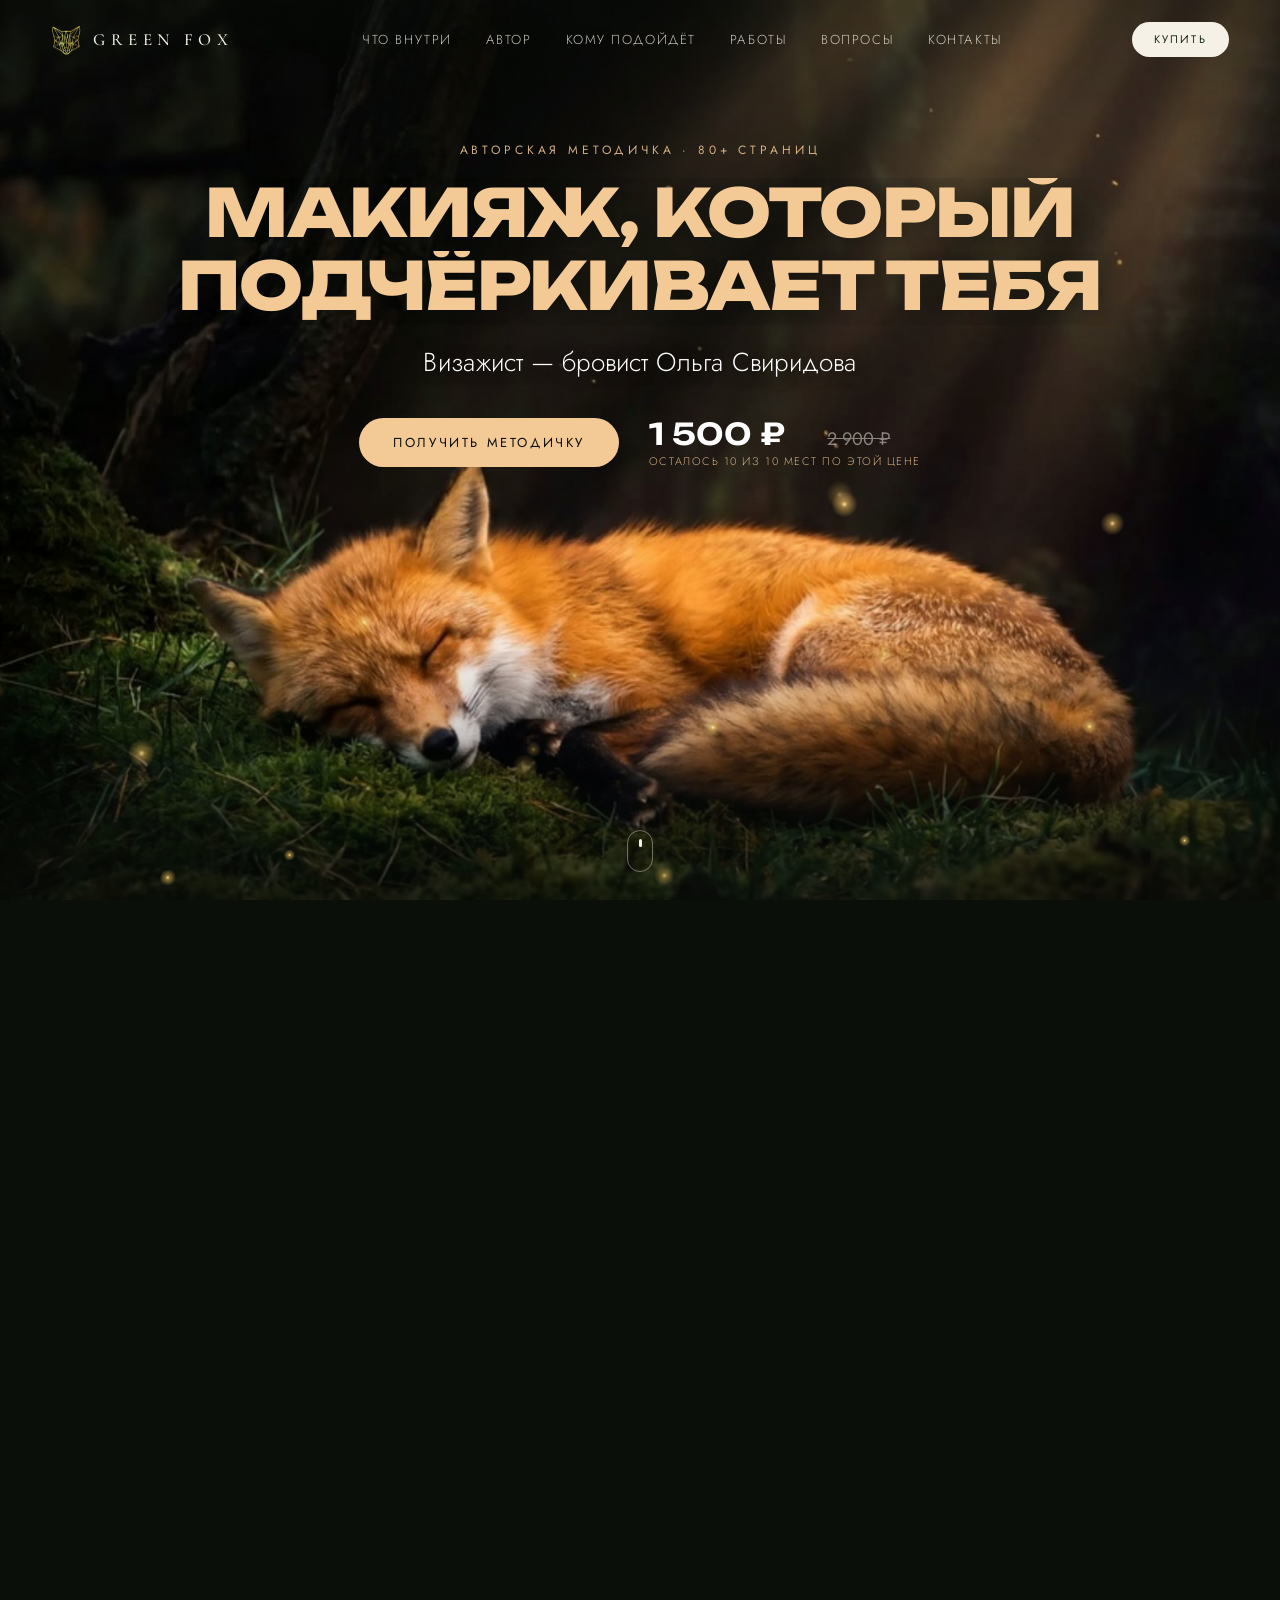
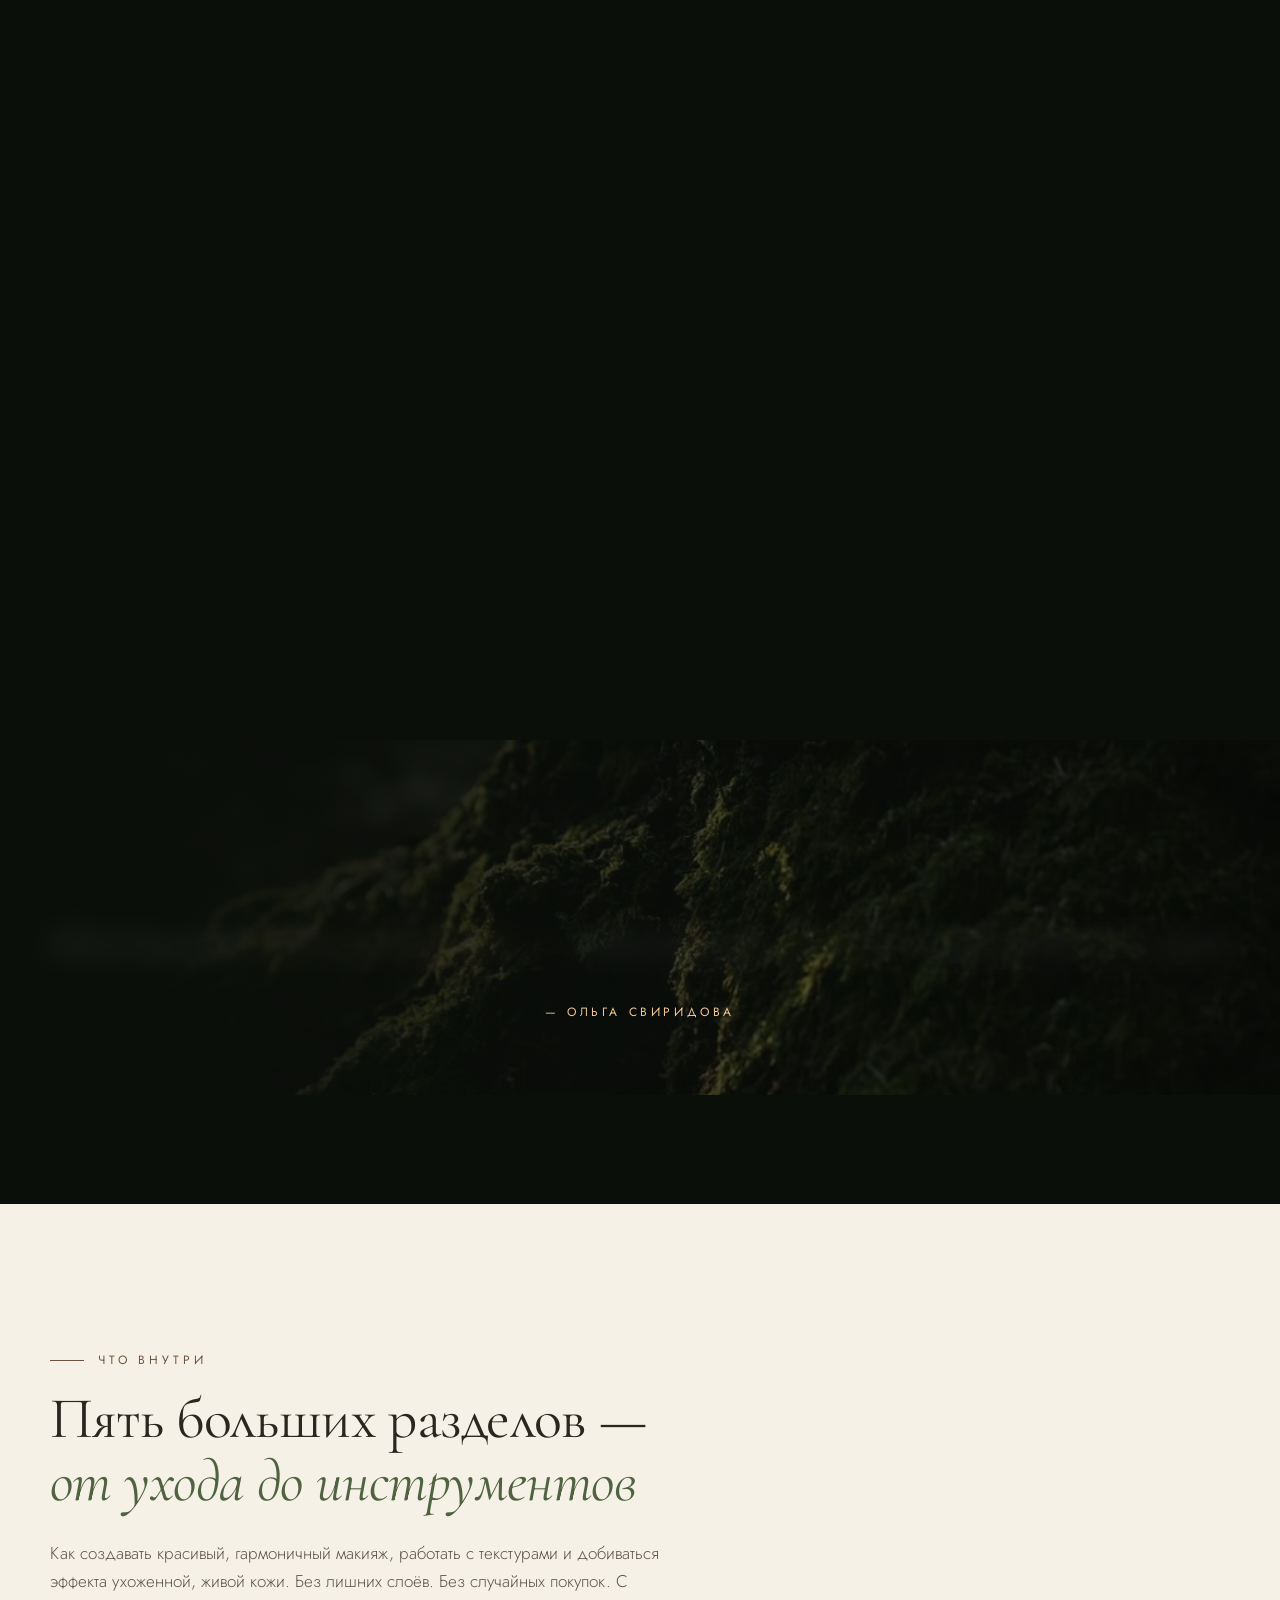
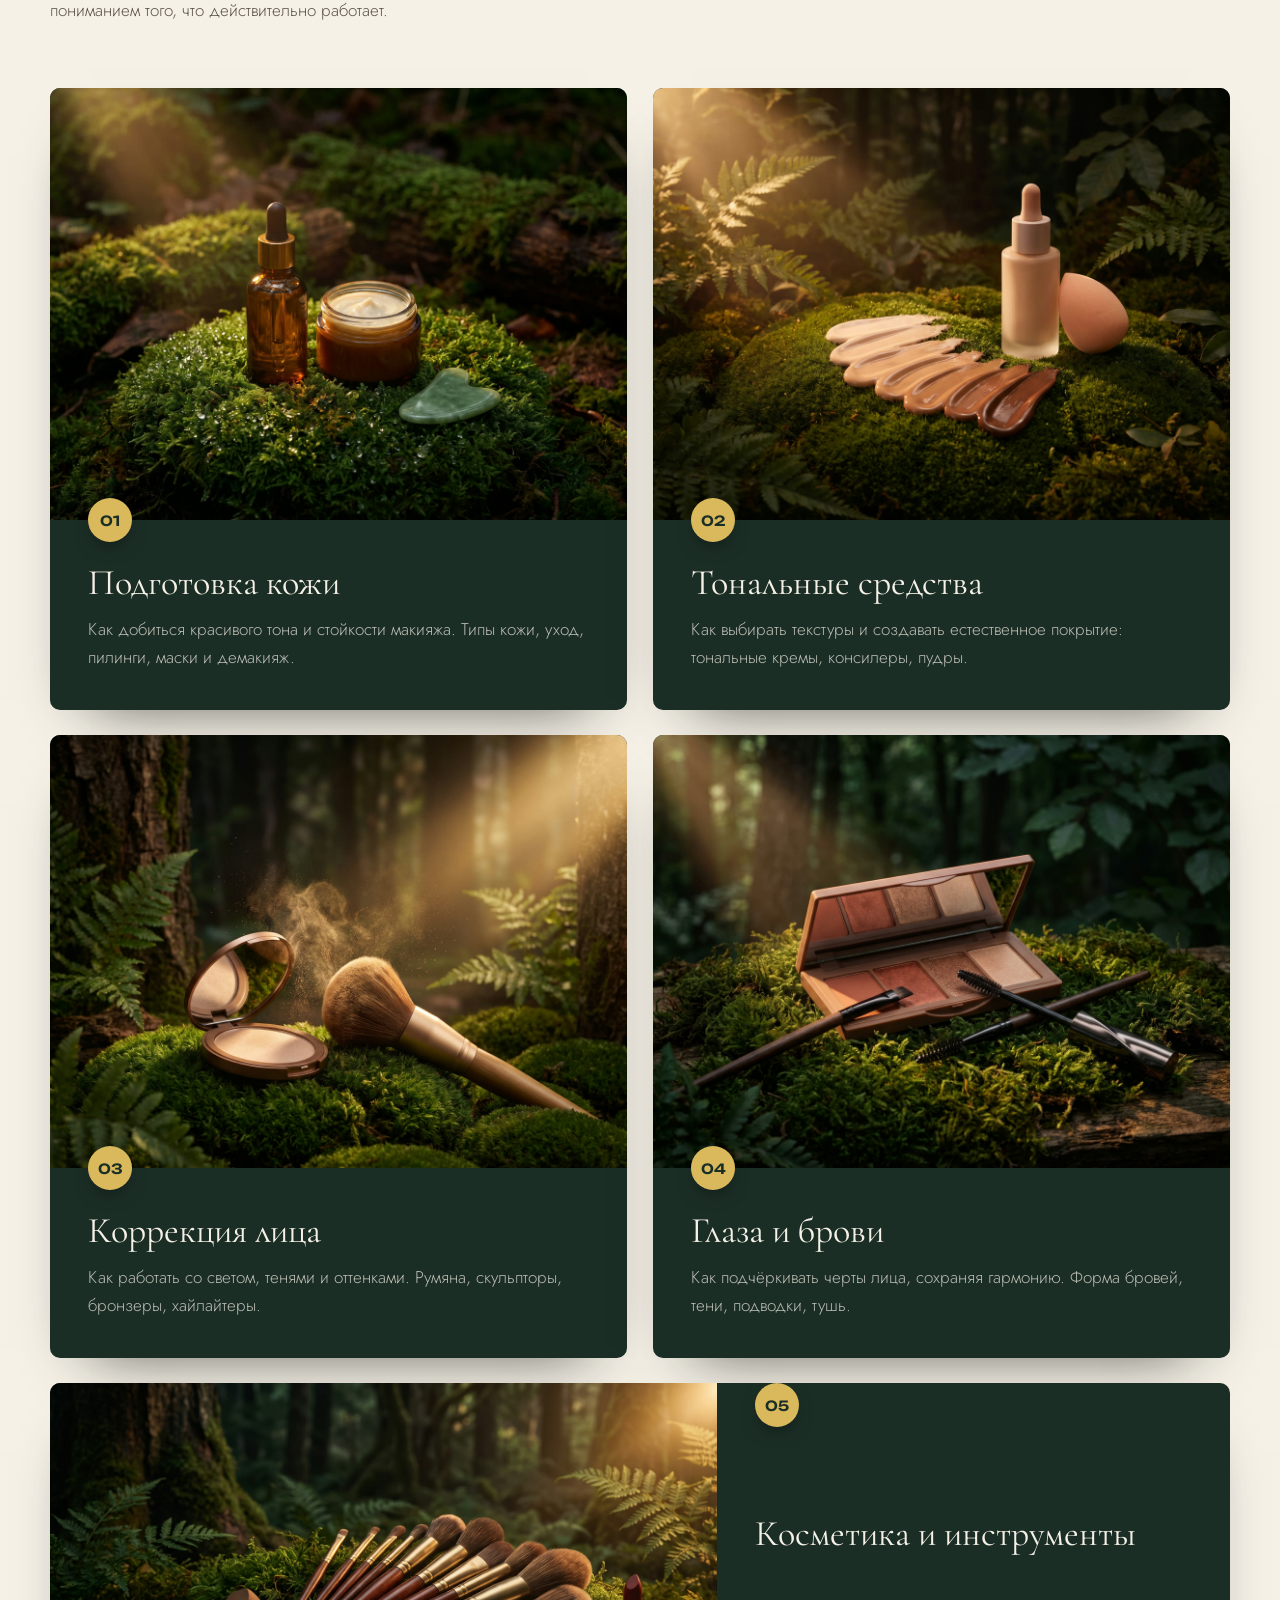
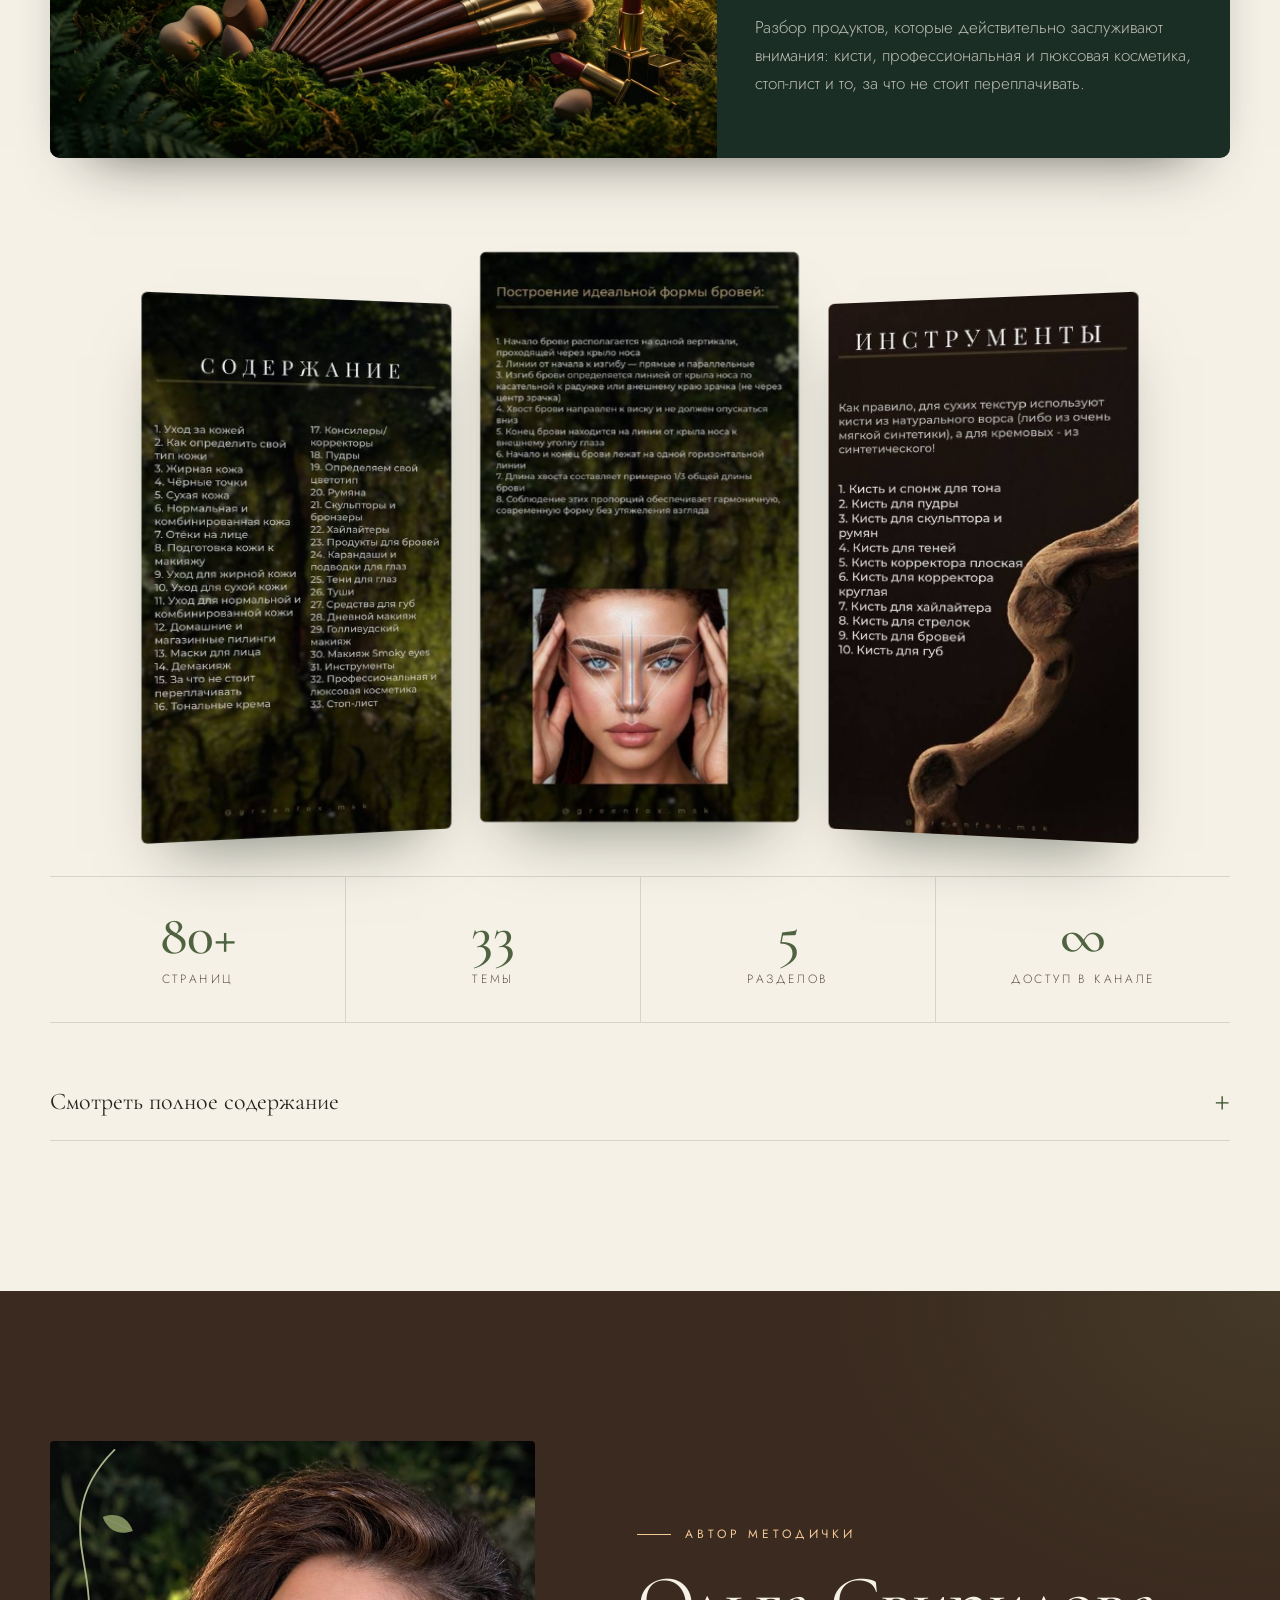
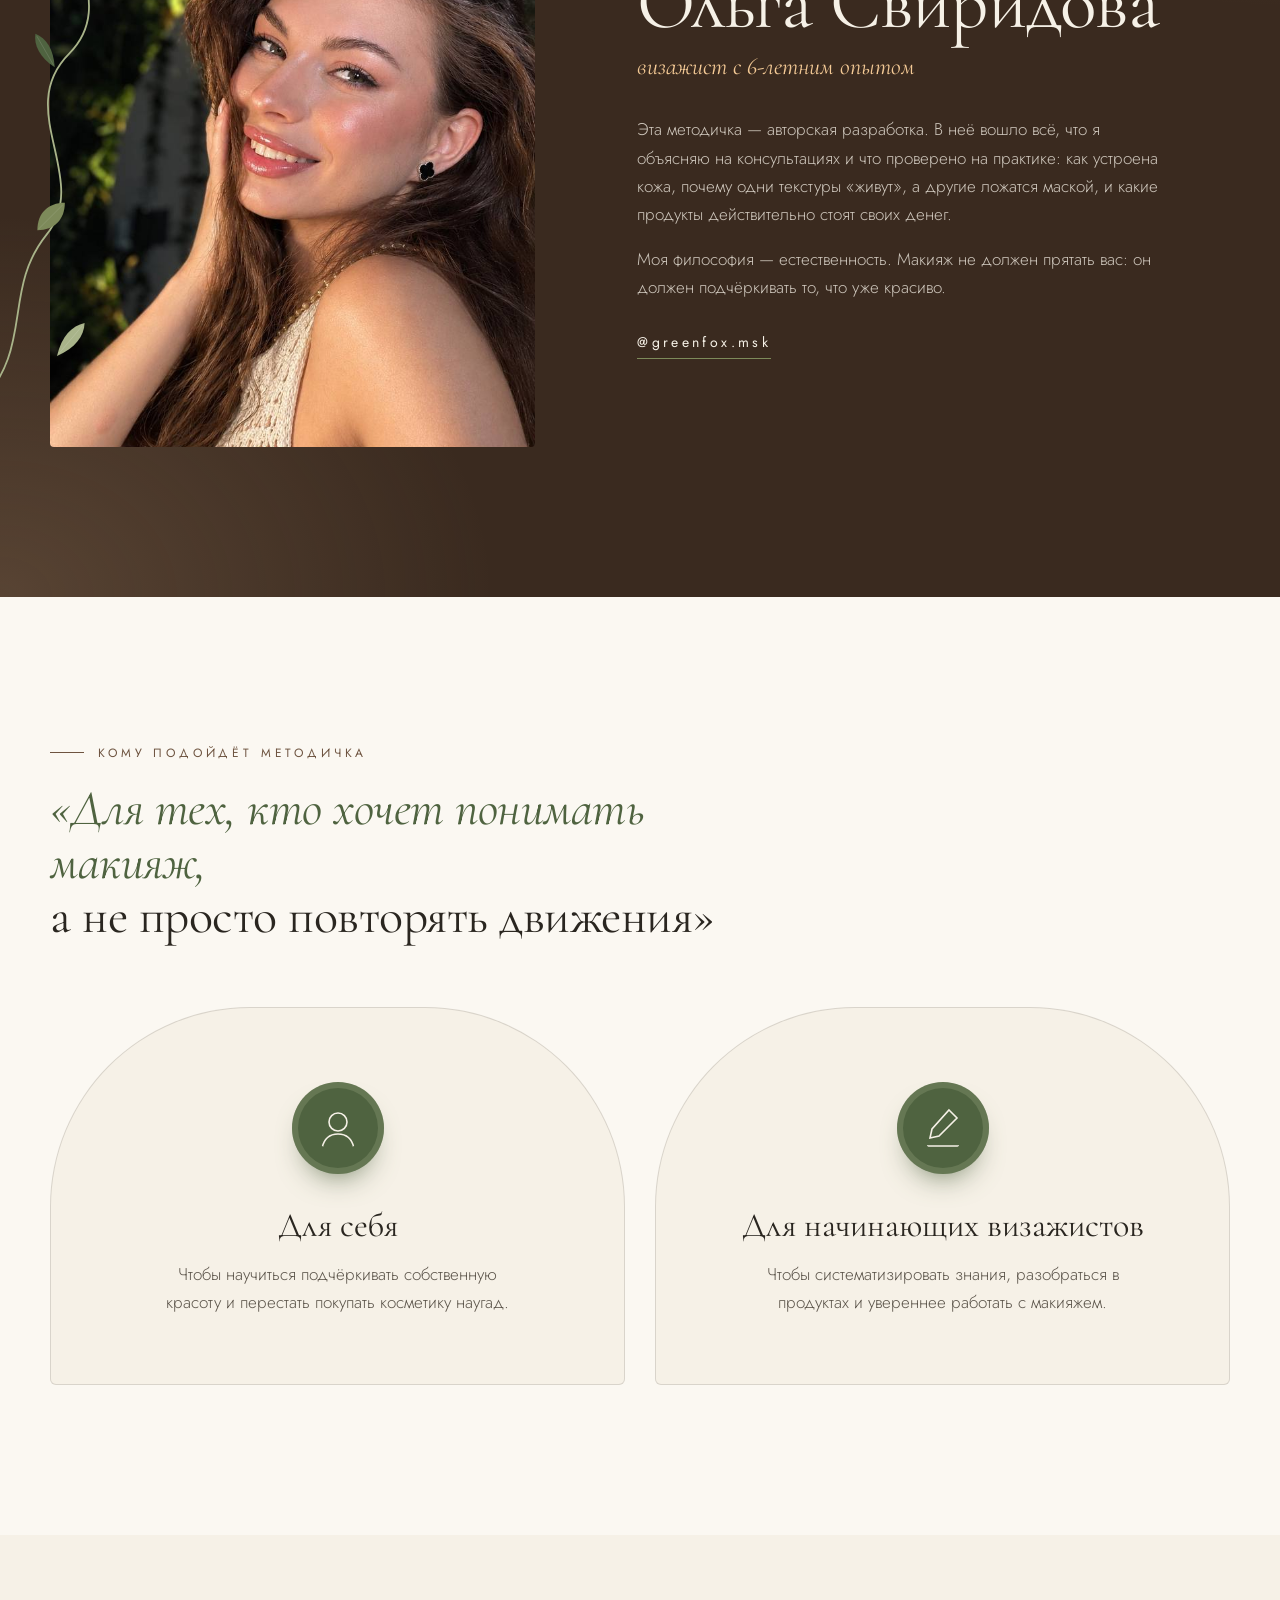
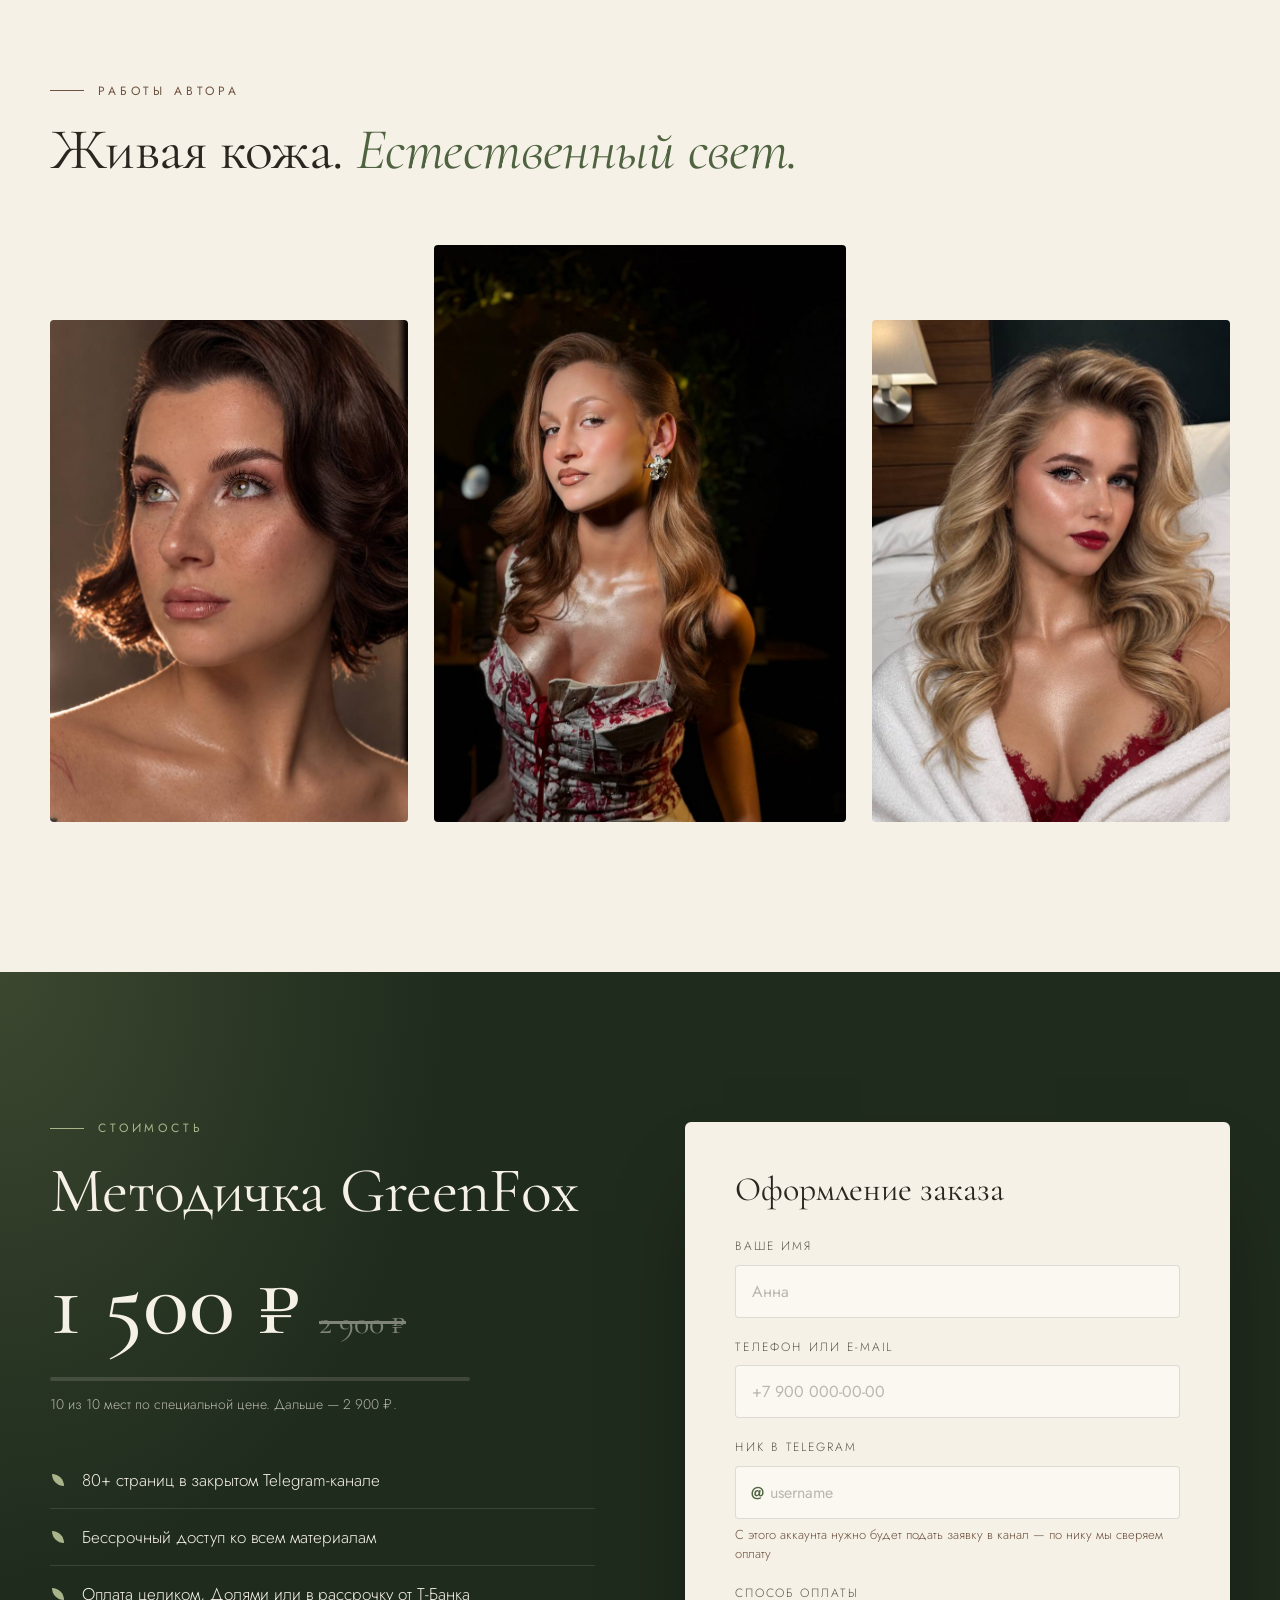
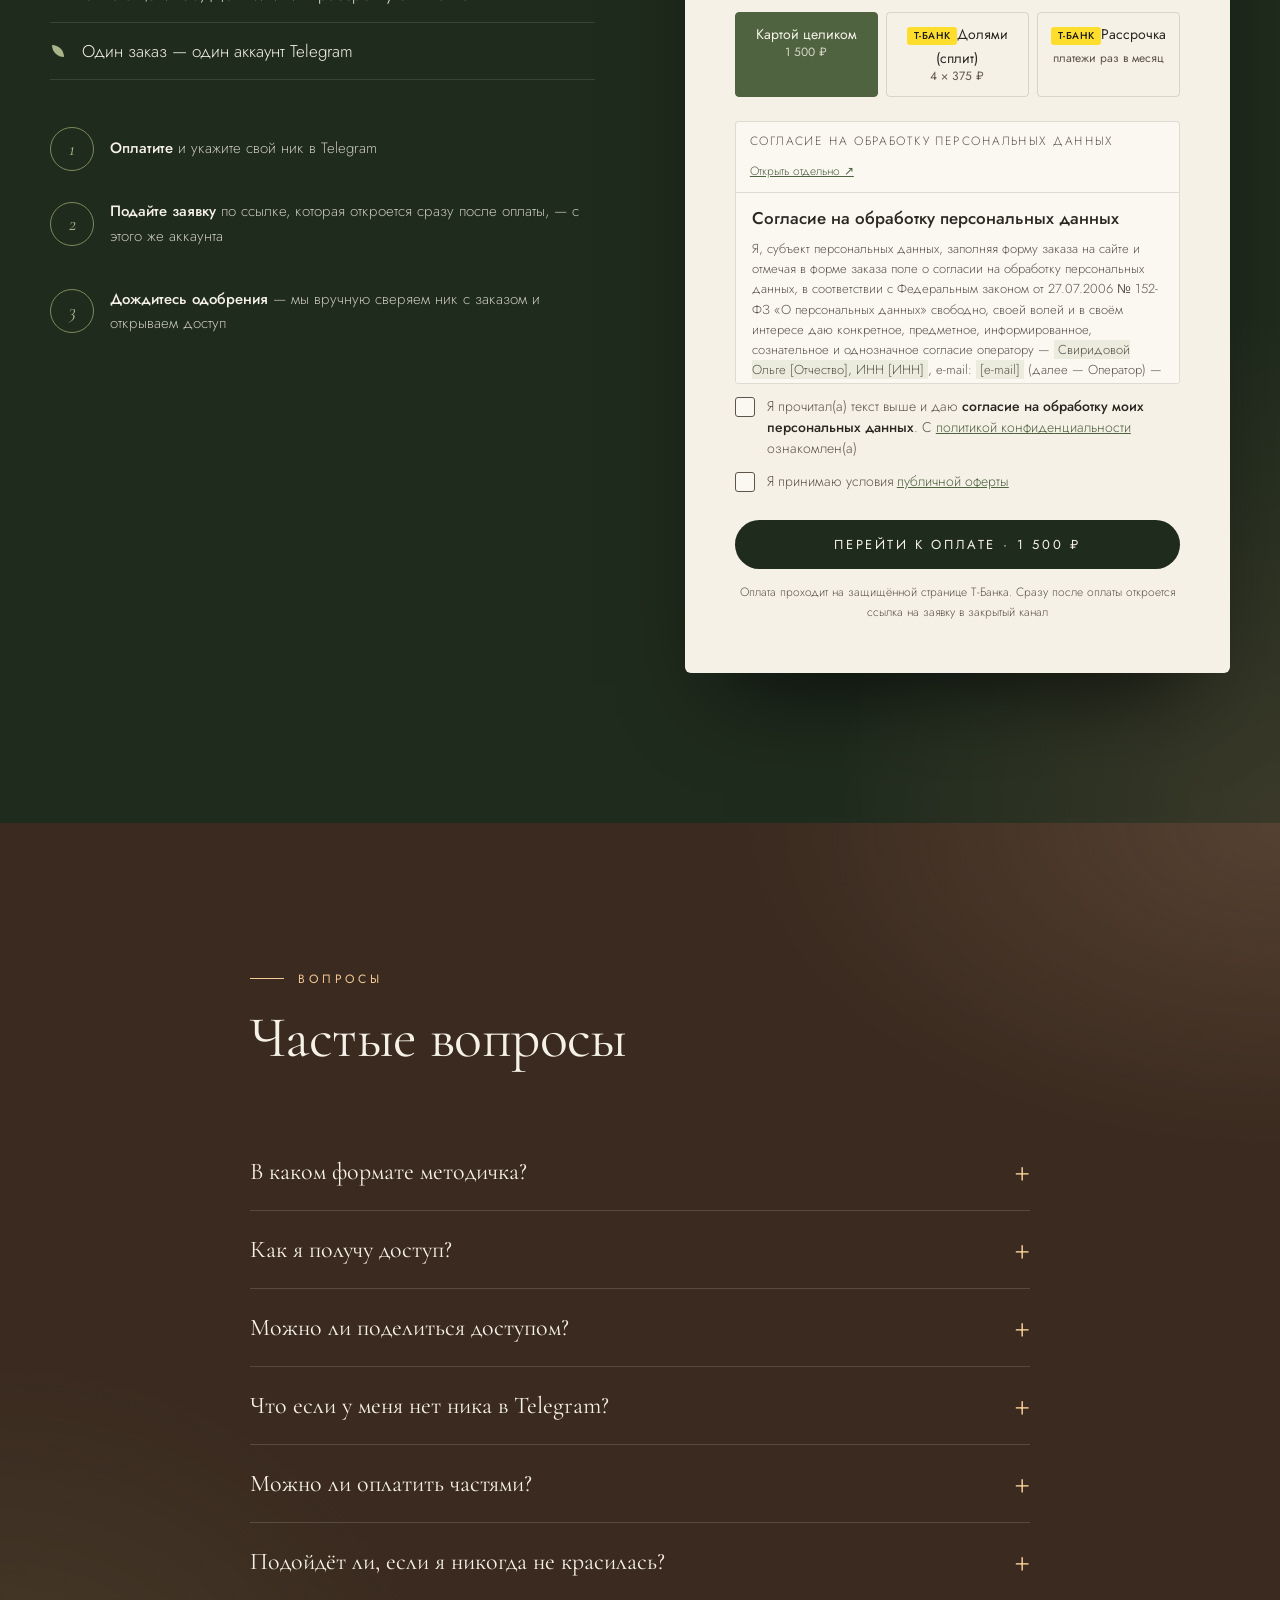
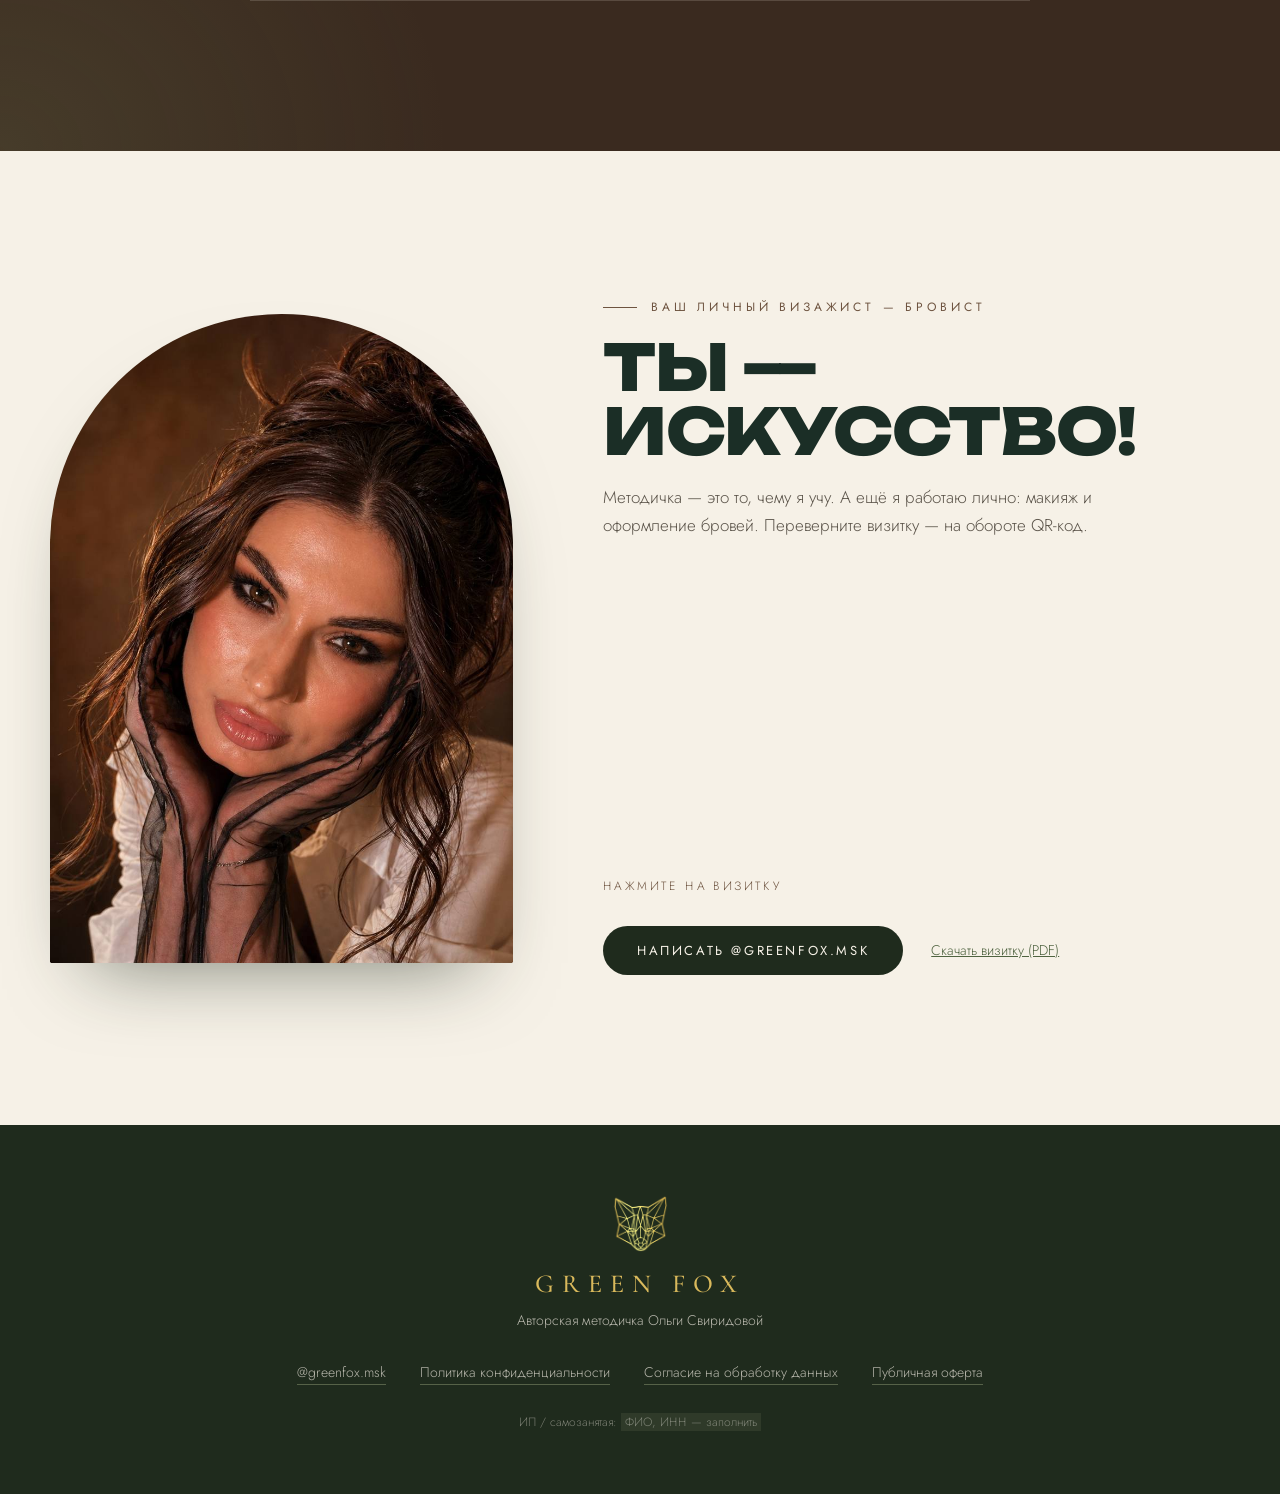
<file: index.html>
<!doctype html>
<html lang="ru">
<head>
  <meta charset="utf-8">
  <meta name="viewport" content="width=device-width, initial-scale=1">
  <title>GreenFox — методичка по макияжу Ольги Свиридовой</title>
  <meta name="description" content="Авторская методичка визажиста Ольги Свиридовой: подготовка кожи, тон, коррекция, глаза и брови, косметика и инструменты. 80+ страниц, доступ в закрытом Telegram-канале.">
  <meta property="og:title" content="Макияж, который подчёркивает тебя — методичка GreenFox">
  <meta property="og:description" content="Больше понимания. Меньше хаоса в косметичке.">
  <meta property="og:image" content="img/fox-still.jpg">
  <link rel="preconnect" href="https://fonts.googleapis.com">
  <link rel="preconnect" href="https://fonts.gstatic.com" crossorigin>
  <link href="https://fonts.googleapis.com/css2?family=Cormorant+Garamond:ital,wght@0,400;0,500;0,600;1,400;1,500&family=Jost:wght@300;400;500&family=Unbounded:wght@300;600;800&display=swap" rel="stylesheet">
  <link rel="stylesheet" href="styles.css">
  <script>document.documentElement.classList.add("js")</script>
  <link rel="icon" href="img/favicon.png" type="image/png">
</head>
<body>

<!-- Заставка: экран «затягивает» зеленью и она расходится -->
<div class="intro" aria-hidden="true">
  <div class="intro__panel intro__panel--l"></div>
  <div class="intro__panel intro__panel--r"></div>
  <div class="intro__logo">
    <img class="intro__fox" src="img/logo-fox.png" alt="">
    <span>GREEN FOX</span>
  </div>
</div>

<!-- SVG-спрайт листьев -->
<svg width="0" height="0" style="position:absolute" aria-hidden="true">
  <defs>
    <symbol id="leaf" viewBox="0 0 40 80">
      <path d="M20 2C6 20 4 46 20 78 36 46 34 20 20 2z" fill="currentColor"/>
      <path d="M20 8v66" stroke="rgba(255,255,255,.18)" stroke-width="1.2" fill="none"/>
    </symbol>
    <symbol id="leaf-round" viewBox="0 0 60 60">
      <path d="M4 56C4 24 24 4 56 4c0 32-20 52-52 52z" fill="currentColor"/>
      <path d="M6 54L52 8" stroke="rgba(255,255,255,.18)" stroke-width="1.2" fill="none"/>
    </symbol>
  </defs>
</svg>

<header class="nav" id="top">
  <a href="#top" class="nav__logo"><img src="img/logo-fox.png" alt="" width="30" height="30">GREEN FOX</a>
  <nav class="nav__links" aria-label="Разделы">
    <a href="#inside">Что внутри</a>
    <a href="#author">Автор</a>
    <a href="#for-whom">Кому подойдёт</a>
    <a href="#works">Работы</a>
    <a href="#faq">Вопросы</a>
    <a href="#contact">Контакты</a>
  </nav>
  <a href="#buy" class="btn btn--small">Купить</a>
</header>

<main>

  <!-- ===== HERO: живая лиса ===== -->
  <section class="hero js-hero">
   <div class="hero__stage">
    <video class="hero__video js-hero-video" muted loop playsinline preload="none" poster="img/fox-still.jpg"
           data-src="img/fox.mp4" data-src-mobile="img/fox-mobile.mp4" aria-hidden="true"></video>
    <!-- при прокрутке лиса просыпается и убегает: кадры рисуются на canvas -->
    <canvas class="hero__run js-hero-run" data-frames="81" aria-hidden="true"></canvas>
    <div class="hero__shade" aria-hidden="true"></div>
    <canvas class="hero__fireflies js-fireflies" aria-hidden="true"></canvas>
    <div class="hero__inner">
      <p class="eyebrow eyebrow--center">Авторская методичка · 80+ страниц</p>
      <h1 class="hero__title">
        <span class="line"><span>Макияж, который</span></span>
        <span class="line"><span>подчёркивает тебя</span></span>
      </h1>
      <p class="hero__sub">Визажист&nbsp;—&nbsp;бровист Ольга Свиридова</p>
      <div class="hero__cta">
        <a href="#buy" class="btn btn--peach">Получить методичку</a>
        <div class="hero__price">
          <span class="price-now js-price">1 500 ₽</span>
          <span class="price-old js-price-old">2 900 ₽</span>
          <span class="price-note js-seats-note">для первых 10 покупателей</span>
        </div>
      </div>
    </div>
    <a href="#quote" class="hero__scroll" aria-label="Листать дальше"><span></span></a>
   </div>
  </section>

  <!-- ===== ЦИТАТА: слова проявляются из размытия ===== -->
  <section class="quote" id="quote">
    <div class="quote__bg" aria-hidden="true"></div>
    <blockquote>
      <p class="js-blur-words">«Больше понимания&nbsp;— меньше хаоса в&nbsp;косметичке»</p>
      <cite>— Ольга Свиридова</cite>
    </blockquote>
  </section>

  <!-- ===== ЧТО ВНУТРИ ===== -->
  <section class="inside overgrow" id="inside">
    <div class="container">
      <div class="section-head reveal">
        <p class="eyebrow">Что внутри</p>
        <h2>Пять больших разделов —<br><em>от ухода до инструментов</em></h2>
        <p class="section-lead">Как создавать красивый, гармоничный макияж, работать с текстурами и добиваться эффекта ухоженной, живой кожи. Без лишних слоёв. Без случайных покупок. С пониманием того, что действительно работает.</p>
      </div>

      <div class="cards">
        <article class="card reveal">
          <img class="card__img" src="img/sec-1.jpg" alt="Сыворотка и крем на мху" loading="lazy">
          <span class="card__num">01</span>
          <h3>Подготовка кожи</h3>
          <p>Как добиться красивого тона и стойкости макияжа. Типы кожи, уход, пилинги, маски и демакияж.</p>
        </article>
        <article class="card reveal">
          <img class="card__img" src="img/sec-2.jpg" alt="Тональные средства и спонж на мху" loading="lazy">
          <span class="card__num">02</span>
          <h3>Тональные средства</h3>
          <p>Как выбирать текстуры и создавать естественное покрытие: тональные кремы, консилеры, пудры.</p>
        </article>
        <article class="card reveal">
          <img class="card__img" src="img/sec-3.jpg" alt="Бронзер, хайлайтер и кисть на мху" loading="lazy">
          <span class="card__num">03</span>
          <h3>Коррекция лица</h3>
          <p>Как работать со светом, тенями и оттенками. Румяна, скульпторы, бронзеры, хайлайтеры.</p>
        </article>
        <article class="card reveal">
          <img class="card__img" src="img/sec-4.jpg" alt="Палетка теней и кисть для бровей на мху" loading="lazy">
          <span class="card__num">04</span>
          <h3>Глаза и брови</h3>
          <p>Как подчёркивать черты лица, сохраняя гармонию. Форма бровей, тени, подводки, тушь.</p>
        </article>
        <article class="card card--wide reveal">
          <img class="card__img" src="img/sec-5.jpg" alt="Кисти для макияжа на мху" loading="lazy">
          <span class="card__num">05</span>
          <h3>Косметика и инструменты</h3>
          <p>Разбор продуктов, которые действительно заслуживают внимания: кисти, профессиональная и люксовая косметика, стоп-лист и то, за что не стоит переплачивать.</p>
        </article>
      </div>

      <!-- Превью страниц -->
      <div class="pages">
        <figure class="page page--1 reveal"><img src="img/page-contents.jpg" alt="Страница методички: содержание из 33 тем" loading="lazy"></figure>
        <figure class="page page--2 reveal"><img src="img/page-brows.jpg" alt="Страница методички: построение идеальной формы бровей" loading="lazy"></figure>
        <figure class="page page--3 reveal"><img src="img/page-tools.jpg" alt="Страница методички: инструменты и кисти" loading="lazy"></figure>
      </div>

      <div class="stats reveal">
        <div><strong>80+</strong><span>страниц</span></div>
        <div><strong>33</strong><span>темы</span></div>
        <div><strong>5</strong><span>разделов</span></div>
        <div><strong>∞</strong><span>доступ в канале</span></div>
      </div>

      <details class="toc reveal">
        <summary>Смотреть полное содержание</summary>
        <ol class="toc__list">
          <li>Уход за кожей</li>
          <li>Как определить свой тип кожи</li>
          <li>Жирная кожа</li>
          <li>Чёрные точки</li>
          <li>Сухая кожа</li>
          <li>Нормальная и комбинированная кожа</li>
          <li>Отёки на лице</li>
          <li>Подготовка кожи к макияжу</li>
          <li>Уход для жирной кожи</li>
          <li>Уход для сухой кожи</li>
          <li>Уход для нормальной и комбинированной кожи</li>
          <li>Домашние и магазинные пилинги</li>
          <li>Маски для лица</li>
          <li>Демакияж</li>
          <li>За что не стоит переплачивать</li>
          <li>Тональные крема</li>
          <li>Консилеры / корректоры</li>
          <li>Пудры</li>
          <li>Определяем свой цветотип</li>
          <li>Румяна</li>
          <li>Скульпторы и бронзеры</li>
          <li>Хайлайтеры</li>
          <li>Продукты для бровей</li>
          <li>Карандаши и подводки для глаз</li>
          <li>Тени для глаз</li>
          <li>Туши</li>
          <li>Средства для губ</li>
          <li>Дневной макияж</li>
          <li>Голливудский макияж</li>
          <li>Макияж Smoky eyes</li>
          <li>Инструменты</li>
          <li>Профессиональная и люксовая косметика</li>
          <li>Стоп-лист</li>
        </ol>
      </details>
    </div>
  </section>

  <!-- ===== АВТОР ===== -->
  <section class="author overgrow" id="author">
    <div class="container author__grid">
      <div class="author__photo reveal">
        <img src="img/work-2.jpg" alt="Ольга Свиридова — автор методички" loading="lazy">
        <svg class="vine vine--frame" viewBox="0 0 300 500" aria-hidden="true">
          <path class="vine__stem" d="M-10 480C40 430 10 380 50 330S20 220 70 170 40 60 110 -10"/>
          <g class="vine__leaves">
            <use href="#leaf" x="34" y="400" width="20" height="40" transform="rotate(40 44 420)"/>
            <use href="#leaf-round" x="40" y="300" width="28" height="28"/>
            <use href="#leaf" x="56" y="140" width="18" height="36" transform="rotate(-30 65 158)"/>
            <use href="#leaf-round" x="72" y="40" width="24" height="24" transform="rotate(70 84 52)"/>
          </g>
        </svg>
      </div>
      <div class="author__text reveal">
        <p class="eyebrow eyebrow--light">Автор методички</p>
        <h2>Ольга Свиридова</h2>
        <p class="author__role">визажист с 6-летним опытом</p>
        <p>Эта методичка — авторская разработка. В неё вошло всё, что я объясняю на консультациях и что проверено на практике: как устроена кожа, почему одни текстуры «живут», а другие ложатся маской, и какие продукты действительно стоят своих денег.</p>
        <p>Моя философия — естественность. Макияж не должен прятать вас: он должен подчёркивать то, что уже красиво.</p>
        <a class="author__ig" href="https://instagram.com/greenfox.msk" target="_blank" rel="noopener">@greenfox.msk</a>
      </div>
    </div>
  </section>

  <!-- ===== КОМУ ПОДОЙДЁТ ===== -->
  <section class="for-whom overgrow" id="for-whom">
    <div class="container">
      <div class="section-head reveal">
        <p class="eyebrow">Кому подойдёт методичка</p>
        <h2><em>«Для тех, кто хочет понимать макияж,</em><br>а не просто повторять движения»</h2>
      </div>
      <div class="audience">
        <article class="audience__item reveal">
          <svg class="audience__icon" viewBox="0 0 48 48" aria-hidden="true"><circle cx="24" cy="18" r="9"/><path d="M8 44c2-9 8-14 16-14s14 5 16 14"/></svg>
          <h3>Для себя</h3>
          <p>Чтобы научиться подчёркивать собственную красоту и перестать покупать косметику наугад.</p>
        </article>
        <article class="audience__item reveal">
          <svg class="audience__icon" viewBox="0 0 48 48" aria-hidden="true"><path d="M30 6l8 8-18 18-9 2 2-9z"/><path d="M8 42h32"/></svg>
          <h3>Для начинающих визажистов</h3>
          <p>Чтобы систематизировать знания, разобраться в продуктах и увереннее работать с макияжем.</p>
        </article>
      </div>
    </div>
  </section>

  <!-- ===== РАБОТЫ ===== -->
  <section class="works overgrow" id="works">
    <div class="container">
      <div class="section-head reveal">
        <p class="eyebrow">Работы автора</p>
        <h2>Живая кожа. <em>Естественный свет.</em></h2>
      </div>
      <div class="gallery">
        <figure class="gallery__item reveal"><img src="img/work-1.jpg" alt="Работа: нюдовый макияж с розовыми тенями" loading="lazy"><figcaption>Нюдовый макияж · сияющий тон</figcaption></figure>
        <figure class="gallery__item gallery__item--accent reveal"><img src="img/work-4.jpg" alt="Работа: дневной образ, сияющая кожа" loading="lazy"><figcaption>Дневной образ · сияющая кожа</figcaption></figure>
        <figure class="gallery__item reveal"><img src="img/work-3.jpg" alt="Работа: голливудский макияж с красными губами" loading="lazy"><figcaption>Голливудский макияж · красные губы</figcaption></figure>
      </div>
    </div>
  </section>

  <!-- ===== ЦЕНА И ПОКУПКА ===== -->
  <section class="buy overgrow" id="buy">
    <div class="buy__moss" aria-hidden="true"></div>
    <div class="container buy__grid">
      <div class="buy__offer reveal">
        <p class="eyebrow eyebrow--light">Стоимость</p>
        <h2>Методичка GreenFox</h2>
        <div class="price-block">
          <span class="price-block__now js-price">1 500 ₽</span>
          <span class="price-block__old js-price-old">2 900 ₽</span>
        </div>
        <div class="seats js-seats">
          <div class="seats__bar"><span class="js-seats-bar"></span></div>
          <p><span class="js-seats-left">10</span> из 10 мест по специальной цене. Дальше — 2 900 ₽.</p>
        </div>
        <ul class="buy__list">
          <li>80+ страниц в закрытом Telegram-канале</li>
          <li>Бессрочный доступ ко всем материалам</li>
          <li>Оплата целиком, Долями или в рассрочку от Т-Банка</li>
          <li>Один заказ — один аккаунт Telegram</li>
        </ul>

        <ol class="steps">
          <li><b>Оплатите</b> и укажите свой ник в Telegram</li>
          <li><b>Подайте заявку</b> по ссылке, которая откроется сразу после оплаты, — с этого же аккаунта</li>
          <li><b>Дождитесь одобрения</b> — мы вручную сверяем ник с заказом и открываем доступ</li>
        </ol>
      </div>

      <form class="order reveal" id="order-form" novalidate>
        <h3 class="order__title">Оформление заказа</h3>

        <label class="field">
          <span>Ваше имя</span>
          <input type="text" name="name" autocomplete="name" required placeholder="Анна">
          <small class="field__error">Укажите имя</small>
        </label>

        <label class="field">
          <span>Телефон или e-mail</span>
          <input type="text" name="contact" autocomplete="email" required placeholder="+7 900 000-00-00">
          <small class="field__error">Укажите телефон или e-mail для чека</small>
        </label>

        <label class="field">
          <span>Ник в Telegram</span>
          <div class="field__tg">
            <i>@</i>
            <input type="text" name="telegram" required placeholder="username" autocomplete="off" autocapitalize="off" spellcheck="false">
          </div>
          <small class="field__hint">С этого аккаунта нужно будет подать заявку в канал — по нику мы сверяем оплату</small>
          <small class="field__error">Ник: латиница, цифры и «_», от 5 символов</small>
        </label>

        <fieldset class="pay">
          <legend>Способ оплаты</legend>
          <label class="pay__opt"><input type="radio" name="payment" value="full" checked><span>Картой целиком<small class="js-pay-full">1 500 ₽</small></span></label>
          <label class="pay__opt"><input type="radio" name="payment" value="split"><span><b class="pay__bank">Т-Банк</b>Долями (сплит)<small class="js-pay-split">4 × 375 ₽</small></span></label>
          <label class="pay__opt"><input type="radio" name="payment" value="installment"><span><b class="pay__bank">Т-Банк</b>Рассрочка<small>платежи раз в месяц</small></span></label>
          <p class="pay__note js-pay-note" hidden>Сплит и рассрочка оформляются на защищённой странице Т-Банка — без похода в банк.</p>
        </fieldset>

        <!-- Встроенный документ: согласие на обработку ПД -->
        <div class="consent">
          <div class="consent__head">
            <span>Согласие на обработку персональных данных</span>
            <a href="consent.html" target="_blank">Открыть отдельно ↗</a>
          </div>
          <iframe class="consent__doc" src="consent.html" title="Текст согласия на обработку персональных данных" loading="lazy"></iframe>
        </div>

        <label class="check">
          <input type="checkbox" name="consent" required>
          <span>Я прочитал(а) текст выше и даю <b>согласие на обработку моих персональных данных</b>. С <a href="privacy.html" target="_blank">политикой конфиденциальности</a> ознакомлен(а)</span>
        </label>
        <small class="field__error field__error--check">Без согласия на обработку данных оформить заказ нельзя</small>

        <label class="check">
          <input type="checkbox" name="offer" required>
          <span>Я принимаю условия <a href="offer.html" target="_blank">публичной оферты</a></span>
        </label>
        <small class="field__error field__error--check">Подтвердите согласие с офертой</small>

        <button type="submit" class="btn btn--full">Перейти к оплате · <span class="js-price">1 500 ₽</span></button>
        <p class="order__secure">Оплата проходит на защищённой странице Т-Банка. Сразу после оплаты откроется ссылка на заявку в закрытый канал</p>
      </form>
    </div>
  </section>

  <!-- ===== FAQ ===== -->
  <section class="faq overgrow" id="faq">
    <div class="container container--narrow">
      <div class="section-head reveal">
        <p class="eyebrow">Вопросы</p>
        <h2>Частые вопросы</h2>
      </div>
      <details class="faq__item reveal">
        <summary>В каком формате методичка?</summary>
        <p>Методичка размещена в закрытом Telegram-канале: 80+ оформленных страниц, разбитых по темам. Вы можете возвращаться к ним в любое время.</p>
      </details>
      <details class="faq__item reveal">
        <summary>Как я получу доступ?</summary>
        <p>Сразу после оплаты откроется страница со ссылкой на закрытый канал. Нажмите «Подать заявку» с того аккаунта, ник которого указали при покупке, и дождитесь подтверждения: мы вручную сверяем ник с оплаченным заказом — обычно в течение дня.</p>
      </details>
      <details class="faq__item reveal">
        <summary>Можно ли поделиться доступом?</summary>
        <p>Нет. Доступ привязан к одному аккаунту Telegram — тому, что указан в заказе. Ссылка на канал работает только через заявку, и заявки с других аккаунтов отклоняются.</p>
      </details>
      <details class="faq__item reveal">
        <summary>Что если у меня нет ника в Telegram?</summary>
        <p>Его можно задать за минуту: Настройки → Имя пользователя. Ник нужен, чтобы мы могли точно понять, что заявку подаёте именно вы.</p>
      </details>
      <details class="faq__item reveal">
        <summary>Можно ли оплатить частями?</summary>
        <p>Да, через Т-Банк: «Долями» — 4 равных платежа раз в две недели, или рассрочка с ежемесячными платежами. Выберите способ в форме заказа — оформление займёт пару минут на странице банка.</p>
      </details>
      <details class="faq__item reveal">
        <summary>Подойдёт ли, если я никогда не красилась?</summary>
        <p>Да. Методичка начинается с ухода и подготовки кожи и шаг за шагом доходит до готовых образов: дневного, голливудского и smoky eyes.</p>
      </details>
    </div>
  </section>

  <!-- ===== КОНТАКТЫ: фото Ольги и визитка ===== -->
  <section class="contact overgrow" id="contact">
    <div class="container contact__grid">
      <figure class="contact__photo reveal">
        <img src="img/olga-2.jpg" alt="Ольга Свиридова — визажист-бровист" loading="lazy">
      </figure>
      <div class="contact__text reveal">
        <p class="eyebrow">Ваш личный визажист — бровист</p>
        <h2 class="contact__title">Ты&nbsp;— искусство!</h2>
        <p class="contact__lead">Методичка — это то, чему я учу. А ещё я работаю лично: макияж и оформление бровей. Переверните визитку — на обороте QR-код.</p>
        <button type="button" class="bizcard js-bizcard" aria-label="Перевернуть визитку GreenFox" aria-pressed="false">
          <span class="bizcard__inner">
            <img class="bizcard__face" src="img/card-front.jpg" alt="Визитка GreenFox: ваш личный визажист-бровист" loading="lazy">
            <img class="bizcard__face bizcard__face--back" src="img/card-back.jpg" alt="Оборот визитки: QR-код и надпись «Ты — искусство!»" loading="lazy">
          </span>
        </button>
        <p class="bizcard__hint">Нажмите на визитку</p>
        <div class="contact__links">
          <a class="btn" href="https://instagram.com/greenfox.msk" target="_blank" rel="noopener">Написать @greenfox.msk</a>
          <a class="contact__file" href="img/card-greenfox.pdf" download>Скачать визитку (PDF)</a>
        </div>
      </div>
    </div>
  </section>

</main>

<footer class="footer">
  <div class="container footer__inner">
    <div class="footer__logo"><img src="img/logo-fox.png" alt="" width="56" height="56" loading="lazy">GREEN FOX</div>
    <p>Авторская методичка Ольги Свиридовой</p>
    <nav class="footer__links">
      <a href="https://instagram.com/greenfox.msk" target="_blank" rel="noopener">@greenfox.msk</a>
      <a href="privacy.html">Политика конфиденциальности</a>
      <a href="consent.html">Согласие на обработку данных</a>
      <a href="offer.html">Публичная оферта</a>
    </nav>
    <p class="footer__legal">ИП / самозанятая: <span class="placeholder">ФИО, ИНН — заполнить</span></p>
  </div>
</footer>

<!-- Окно после отправки -->
<div class="modal" id="modal" role="dialog" aria-modal="true" aria-labelledby="modal-title" hidden>
  <div class="modal__box">
    <svg class="modal__leaf" viewBox="0 0 60 60" aria-hidden="true"><use href="#leaf-round"/></svg>
    <h3 id="modal-title">Заказ принят</h3>
    <p>Сейчас откроется страница оплаты Т-Банка. После оплаты вы увидите ссылку на закрытый канал — подайте заявку с аккаунта <b class="js-modal-nick">@username</b>, мы сверим ник и одобрим её.</p>
    <button type="button" class="btn js-modal-close">Хорошо</button>
  </div>
</div>

<script src="config.js"></script>
<script src="script.js"></script>
</body>
</html>
</file>
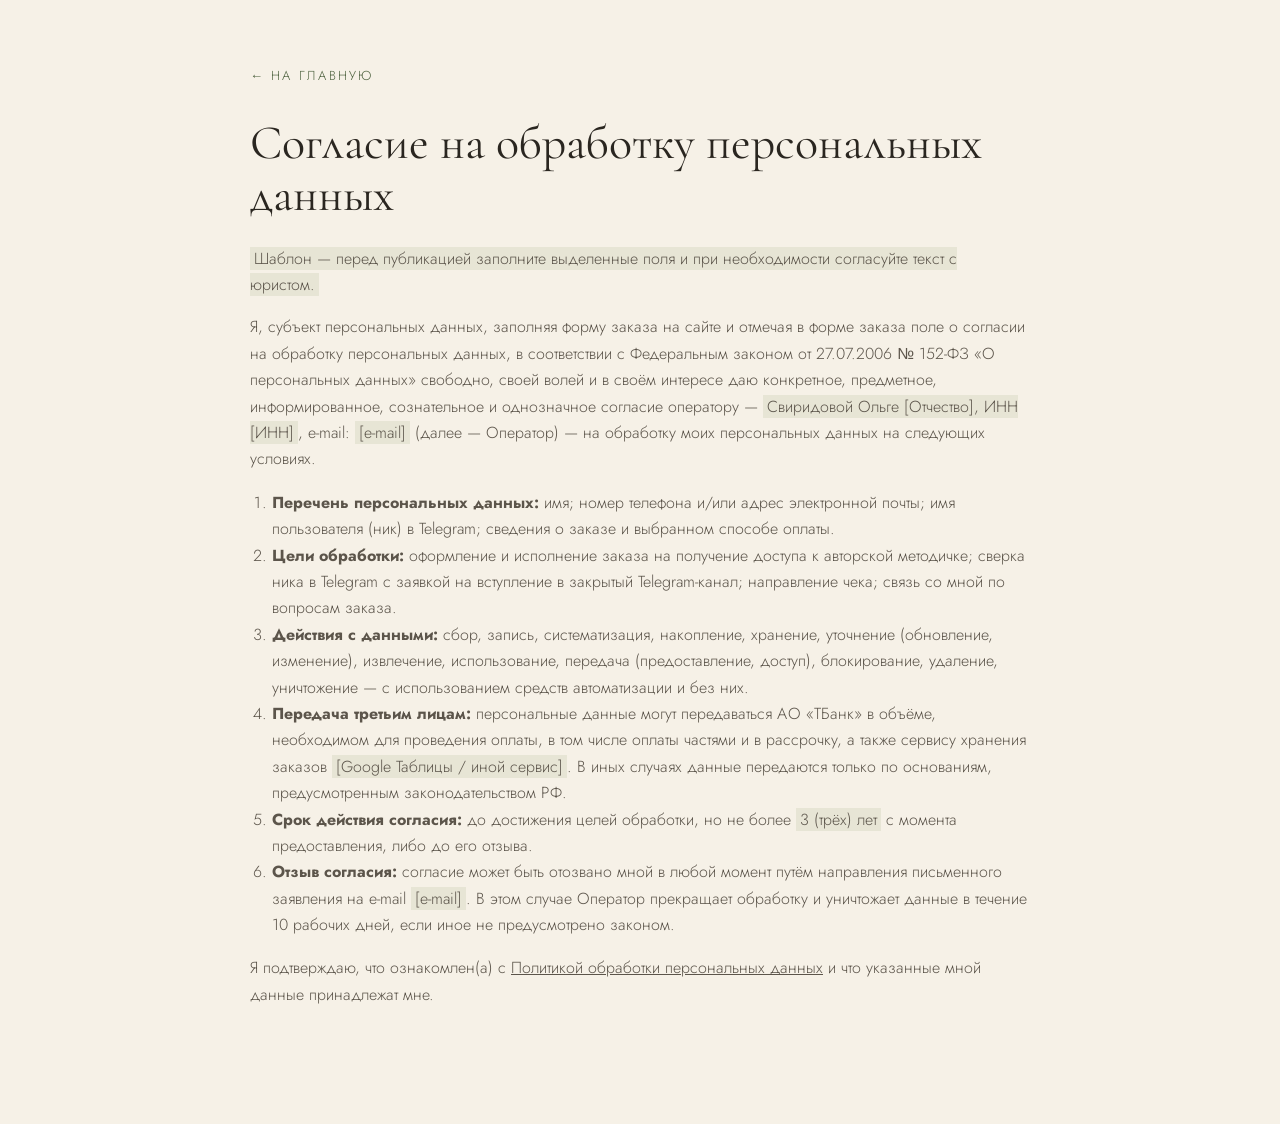
<file: consent.html>
<!doctype html>
<html lang="ru">
<head>
  <meta charset="utf-8">
  <meta name="viewport" content="width=device-width, initial-scale=1">
  <title>Согласие на обработку персональных данных — GreenFox</title>
  <link href="https://fonts.googleapis.com/css2?family=Cormorant+Garamond:wght@400;500&family=Jost:wght@300;400;500&display=swap" rel="stylesheet">
  <link rel="stylesheet" href="styles.css">
  <style>
    .doc { padding: 60px 0 100px; }
    .doc h1 { font-size: clamp(32px, 5vw, 48px); margin: 30px 0 24px; }
    .doc p, .doc li { color: var(--ink-soft); font-size: 16px; }
    .doc ol { padding-left: 22px; }
    .doc .back { font-size: 13px; letter-spacing: .16em; text-transform: uppercase; text-decoration: none; color: var(--moss-deep); }
    /* компактный вид, когда документ встроен в форму заказа */
    .embedded body { background: var(--paper); }
    .embedded .doc { width: auto; padding: 14px 16px 18px; }
    .embedded .doc h1 { font: 500 17px/1.3 var(--sans); margin: 0 0 10px; }
    .embedded .doc p, .embedded .doc li { font-size: 13px; line-height: 1.55; }
    .embedded .back, .embedded .note { display: none; }
  </style>
  <script>if (window.self !== window.top) document.documentElement.classList.add("embedded")</script>
</head>
<body>
<main class="doc container container--narrow">
  <a class="back" href="index.html">← На главную</a>
  <h1>Согласие на обработку персональных данных</h1>
  <p class="note"><span class="placeholder">Шаблон — перед публикацией заполните выделенные поля и при необходимости согласуйте текст с юристом.</span></p>

  <p>Я, субъект персональных данных, заполняя форму заказа на сайте и отмечая в форме заказа поле о согласии на обработку персональных данных, в соответствии с Федеральным законом от 27.07.2006 № 152-ФЗ «О персональных данных» свободно, своей волей и в своём интересе даю конкретное, предметное, информированное, сознательное и однозначное согласие оператору — <span class="placeholder">Свиридовой Ольге [Отчество], ИНН [ИНН]</span>, e-mail: <span class="placeholder">[e-mail]</span> (далее — Оператор) — на обработку моих персональных данных на следующих условиях.</p>

  <ol>
    <li><b>Перечень персональных данных:</b> имя; номер телефона и/или адрес электронной почты; имя пользователя (ник) в Telegram; сведения о заказе и выбранном способе оплаты.</li>
    <li><b>Цели обработки:</b> оформление и исполнение заказа на получение доступа к авторской методичке; сверка ника в Telegram с заявкой на вступление в закрытый Telegram-канал; направление чека; связь со мной по вопросам заказа.</li>
    <li><b>Действия с данными:</b> сбор, запись, систематизация, накопление, хранение, уточнение (обновление, изменение), извлечение, использование, передача (предоставление, доступ), блокирование, удаление, уничтожение — с использованием средств автоматизации и без них.</li>
    <li><b>Передача третьим лицам:</b> персональные данные могут передаваться АО «ТБанк» в объёме, необходимом для проведения оплаты, в том числе оплаты частями и в рассрочку, а также сервису хранения заказов <span class="placeholder">[Google Таблицы / иной сервис]</span>. В иных случаях данные передаются только по основаниям, предусмотренным законодательством РФ.</li>
    <li><b>Срок действия согласия:</b> до достижения целей обработки, но не более <span class="placeholder">3 (трёх) лет</span> с момента предоставления, либо до его отзыва.</li>
    <li><b>Отзыв согласия:</b> согласие может быть отозвано мной в любой момент путём направления письменного заявления на e-mail <span class="placeholder">[e-mail]</span>. В этом случае Оператор прекращает обработку и уничтожает данные в течение 10 рабочих дней, если иное не предусмотрено законом.</li>
  </ol>

  <p>Я подтверждаю, что ознакомлен(а) с <a href="privacy.html" target="_blank">Политикой обработки персональных данных</a> и что указанные мной данные принадлежат мне.</p>
</main>
</body>
</html>
</file>
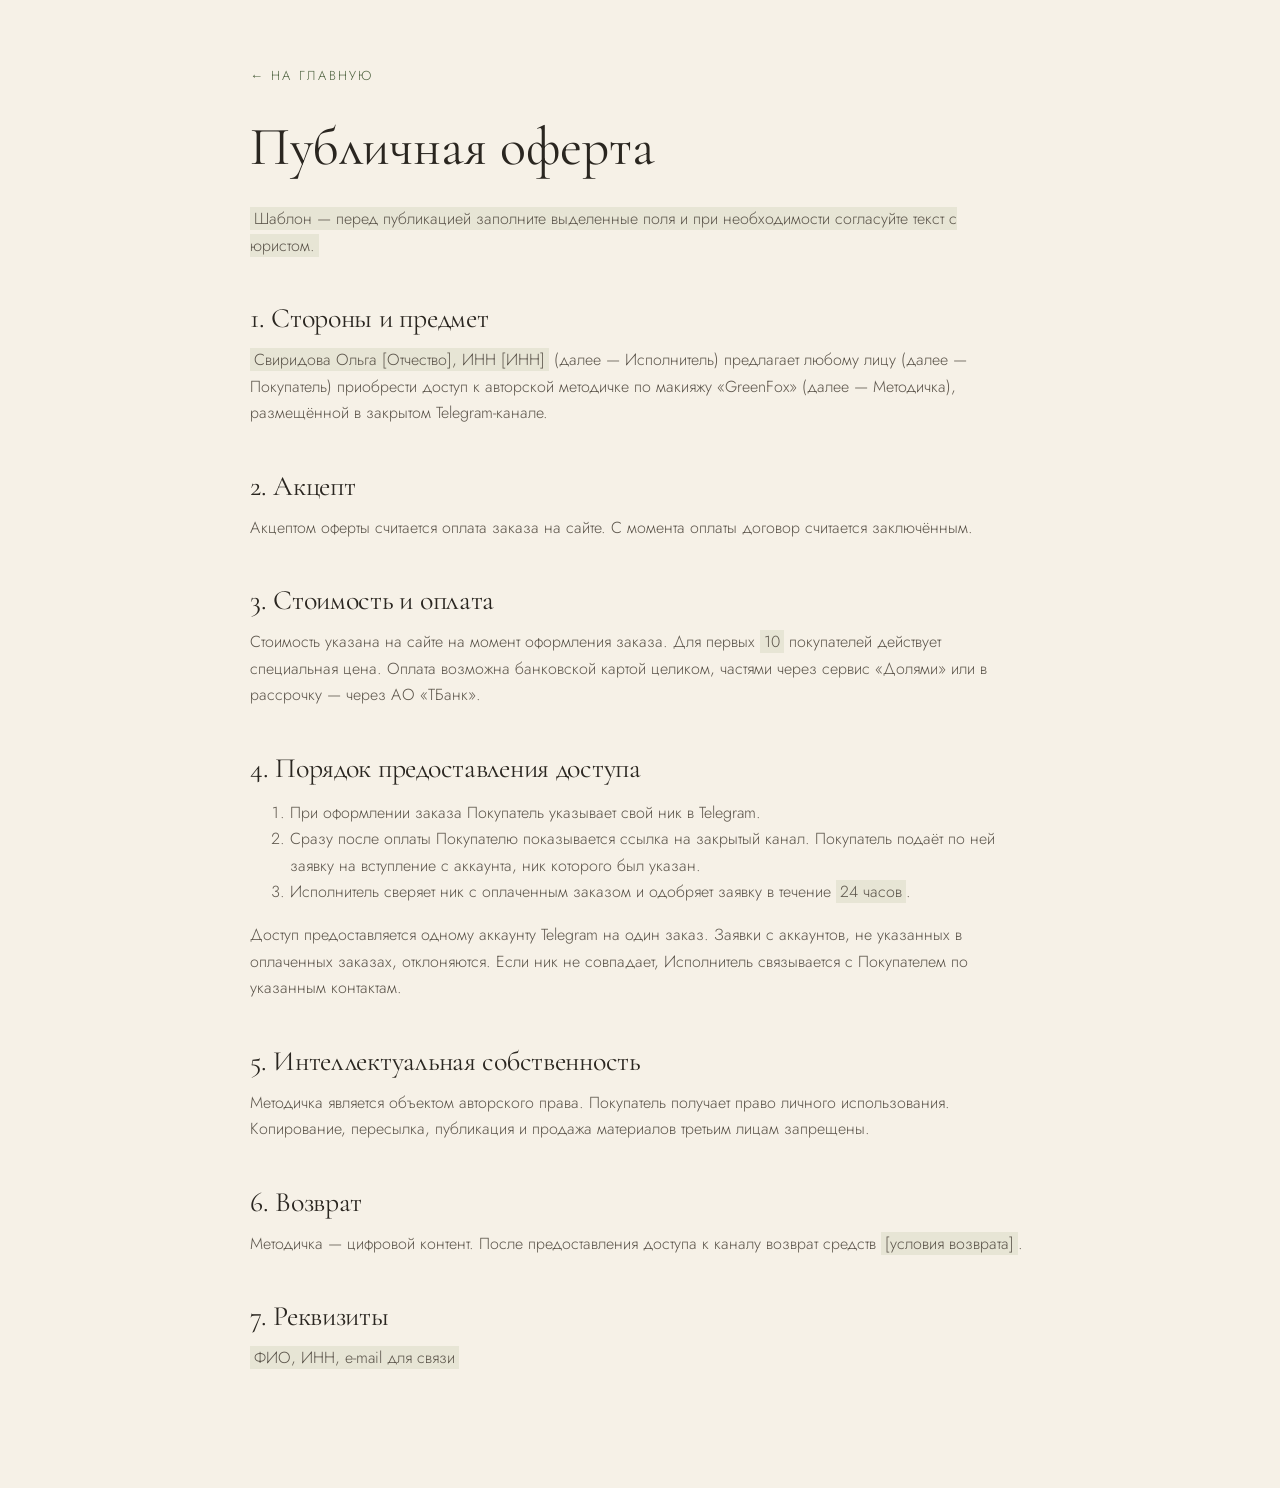
<file: offer.html>
<!doctype html>
<html lang="ru">
<head>
  <meta charset="utf-8">
  <meta name="viewport" content="width=device-width, initial-scale=1">
  <title>Публичная оферта — GreenFox</title>
  <link href="https://fonts.googleapis.com/css2?family=Cormorant+Garamond:wght@400;500&family=Jost:wght@300;400;500&display=swap" rel="stylesheet">
  <link rel="stylesheet" href="styles.css">
  <style>
    .doc { padding: 60px 0 100px; }
    .doc h1 { font-size: clamp(36px, 5vw, 54px); margin: 30px 0 30px; }
    .doc h2 { font-size: 28px; margin: 44px 0 14px; }
    .doc p, .doc li { color: var(--ink-soft); font-size: 16px; }
    .doc .back { font-size: 13px; letter-spacing: .16em; text-transform: uppercase; text-decoration: none; color: var(--moss-deep); }
  </style>
</head>
<body>
<main class="doc container container--narrow">
  <a class="back" href="index.html">← На главную</a>
  <h1>Публичная оферта</h1>
  <p><span class="placeholder">Шаблон — перед публикацией заполните выделенные поля и при необходимости согласуйте текст с юристом.</span></p>

  <h2>1. Стороны и предмет</h2>
  <p><span class="placeholder">Свиридова Ольга [Отчество], ИНН [ИНН]</span> (далее — Исполнитель) предлагает любому лицу (далее — Покупатель) приобрести доступ к авторской методичке по макияжу «GreenFox» (далее — Методичка), размещённой в закрытом Telegram-канале.</p>

  <h2>2. Акцепт</h2>
  <p>Акцептом оферты считается оплата заказа на сайте. С момента оплаты договор считается заключённым.</p>

  <h2>3. Стоимость и оплата</h2>
  <p>Стоимость указана на сайте на момент оформления заказа. Для первых <span class="placeholder">10</span> покупателей действует специальная цена. Оплата возможна банковской картой целиком, частями через сервис «Долями» или в рассрочку — через АО «ТБанк».</p>

  <h2>4. Порядок предоставления доступа</h2>
  <ol>
    <li>При оформлении заказа Покупатель указывает свой ник в Telegram.</li>
    <li>Сразу после оплаты Покупателю показывается ссылка на закрытый канал. Покупатель подаёт по ней заявку на вступление с аккаунта, ник которого был указан.</li>
    <li>Исполнитель сверяет ник с оплаченным заказом и одобряет заявку в течение <span class="placeholder">24 часов</span>.</li>
  </ol>
  <p>Доступ предоставляется одному аккаунту Telegram на один заказ. Заявки с аккаунтов, не указанных в оплаченных заказах, отклоняются. Если ник не совпадает, Исполнитель связывается с Покупателем по указанным контактам.</p>

  <h2>5. Интеллектуальная собственность</h2>
  <p>Методичка является объектом авторского права. Покупатель получает право личного использования. Копирование, пересылка, публикация и продажа материалов третьим лицам запрещены.</p>

  <h2>6. Возврат</h2>
  <p>Методичка — цифровой контент. После предоставления доступа к каналу возврат средств <span class="placeholder">[условия возврата]</span>.</p>

  <h2>7. Реквизиты</h2>
  <p><span class="placeholder">ФИО, ИНН, e-mail для связи</span></p>
</main>
</body>
</html>
</file>
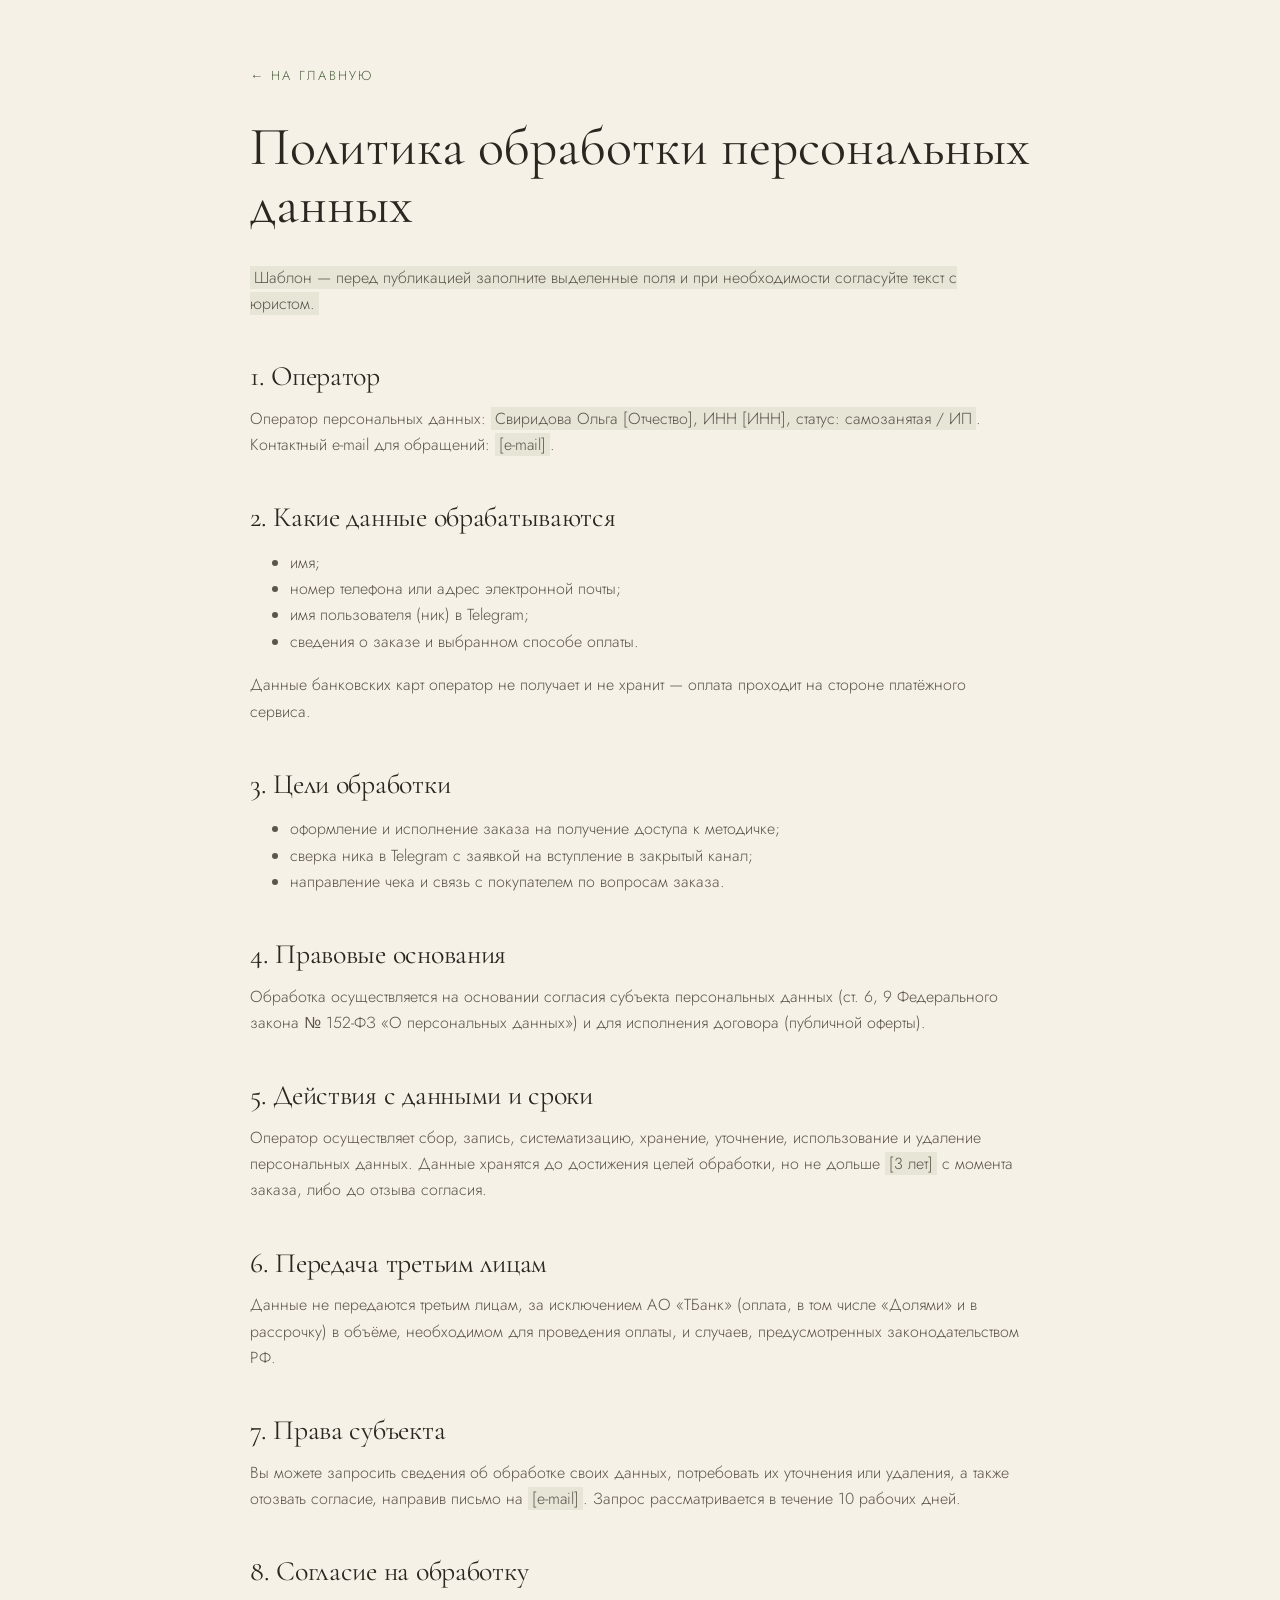
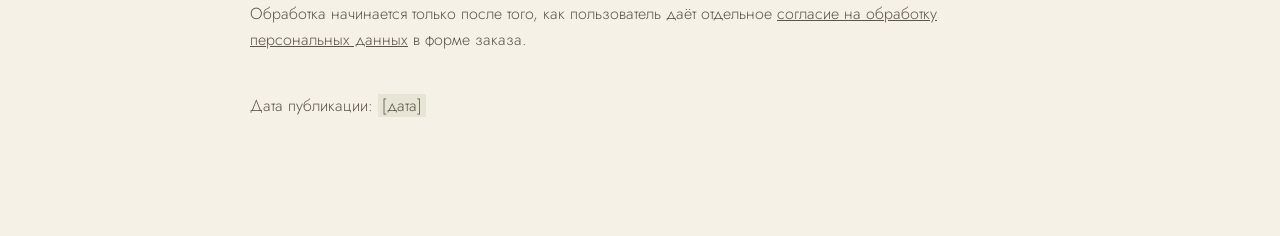
<file: privacy.html>
<!doctype html>
<html lang="ru">
<head>
  <meta charset="utf-8">
  <meta name="viewport" content="width=device-width, initial-scale=1">
  <title>Политика конфиденциальности — GreenFox</title>
  <link href="https://fonts.googleapis.com/css2?family=Cormorant+Garamond:wght@400;500&family=Jost:wght@300;400;500&display=swap" rel="stylesheet">
  <link rel="stylesheet" href="styles.css">
  <style>
    .doc { padding: 60px 0 100px; }
    .doc h1 { font-size: clamp(36px, 5vw, 54px); margin: 30px 0 30px; }
    .doc h2 { font-size: 28px; margin: 44px 0 14px; }
    .doc p, .doc li { color: var(--ink-soft); font-size: 16px; }
    .doc .back { font-size: 13px; letter-spacing: .16em; text-transform: uppercase; text-decoration: none; color: var(--moss-deep); }
  </style>
</head>
<body>
<main class="doc container container--narrow">
  <a class="back" href="index.html">← На главную</a>
  <h1>Политика обработки персональных данных</h1>
  <p><span class="placeholder">Шаблон — перед публикацией заполните выделенные поля и при необходимости согласуйте текст с юристом.</span></p>

  <h2>1. Оператор</h2>
  <p>Оператор персональных данных: <span class="placeholder">Свиридова Ольга [Отчество], ИНН [ИНН], статус: самозанятая / ИП</span>. Контактный e-mail для обращений: <span class="placeholder">[e-mail]</span>.</p>

  <h2>2. Какие данные обрабатываются</h2>
  <ul>
    <li>имя;</li>
    <li>номер телефона или адрес электронной почты;</li>
    <li>имя пользователя (ник) в Telegram;</li>
    <li>сведения о заказе и выбранном способе оплаты.</li>
  </ul>
  <p>Данные банковских карт оператор не получает и не хранит — оплата проходит на стороне платёжного сервиса.</p>

  <h2>3. Цели обработки</h2>
  <ul>
    <li>оформление и исполнение заказа на получение доступа к методичке;</li>
    <li>сверка ника в Telegram с заявкой на вступление в закрытый канал;</li>
    <li>направление чека и связь с покупателем по вопросам заказа.</li>
  </ul>

  <h2>4. Правовые основания</h2>
  <p>Обработка осуществляется на основании согласия субъекта персональных данных (ст. 6, 9 Федерального закона № 152-ФЗ «О персональных данных») и для исполнения договора (публичной оферты).</p>

  <h2>5. Действия с данными и сроки</h2>
  <p>Оператор осуществляет сбор, запись, систематизацию, хранение, уточнение, использование и удаление персональных данных. Данные хранятся до достижения целей обработки, но не дольше <span class="placeholder">[3 лет]</span> с момента заказа, либо до отзыва согласия.</p>

  <h2>6. Передача третьим лицам</h2>
  <p>Данные не передаются третьим лицам, за исключением АО «ТБанк» (оплата, в том числе «Долями» и в рассрочку) в объёме, необходимом для проведения оплаты, и случаев, предусмотренных законодательством РФ.</p>

  <h2>7. Права субъекта</h2>
  <p>Вы можете запросить сведения об обработке своих данных, потребовать их уточнения или удаления, а также отозвать согласие, направив письмо на <span class="placeholder">[e-mail]</span>. Запрос рассматривается в течение 10 рабочих дней.</p>

  <h2 id="consent">8. Согласие на обработку</h2>
  <p>Обработка начинается только после того, как пользователь даёт отдельное <a href="consent.html">согласие на обработку персональных данных</a> в форме заказа.</p>

  <p style="margin-top:40px">Дата публикации: <span class="placeholder">[дата]</span></p>
</main>
</body>
</html>
</file>
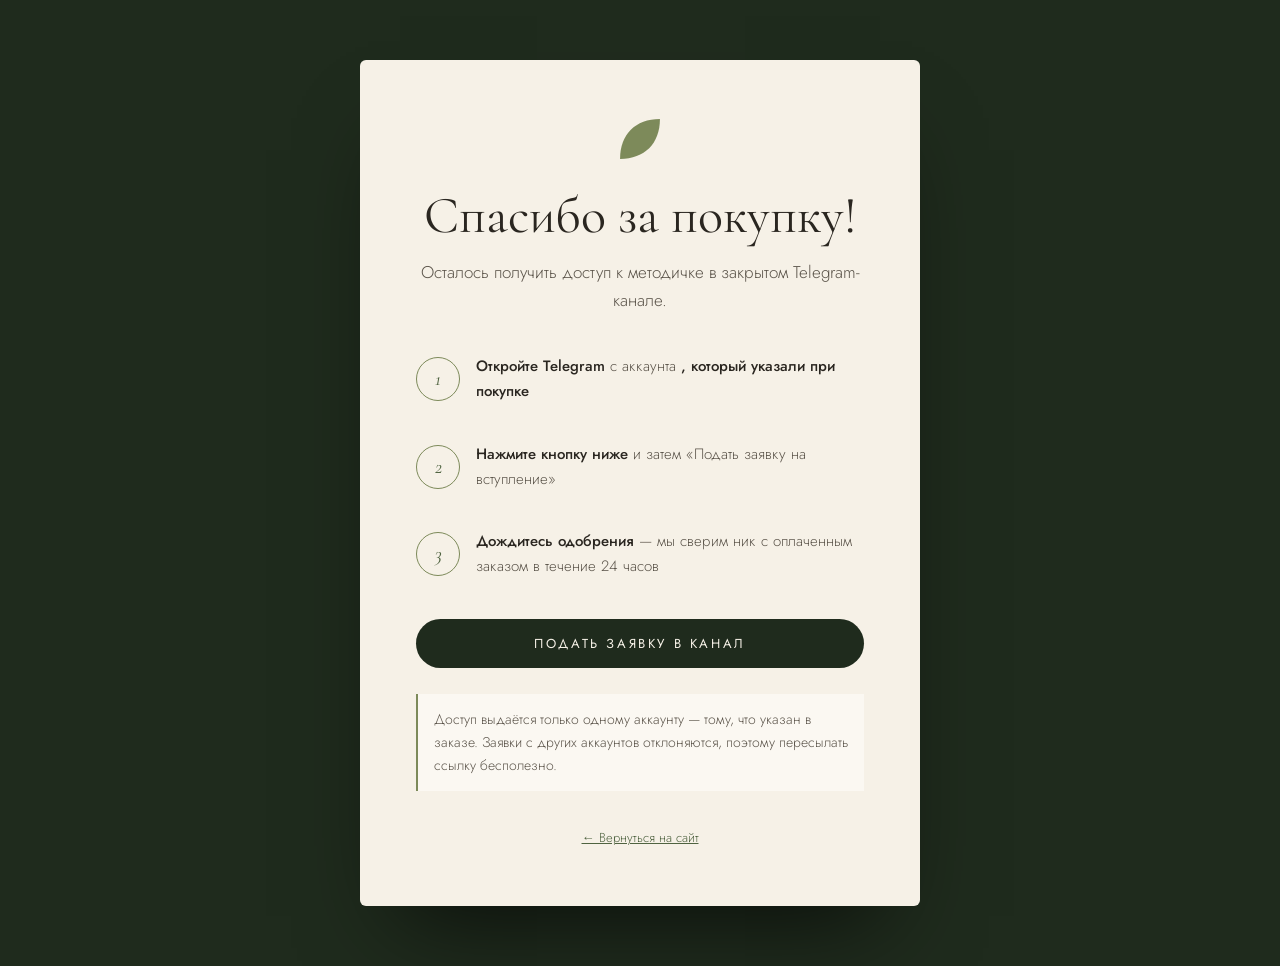
<file: thanks.html>
<!doctype html>
<html lang="ru">
<head>
  <meta charset="utf-8">
  <meta name="viewport" content="width=device-width, initial-scale=1">
  <meta name="robots" content="noindex, nofollow">
  <title>Спасибо за покупку — GreenFox</title>
  <link href="https://fonts.googleapis.com/css2?family=Cormorant+Garamond:ital,wght@0,400;0,500;1,400&family=Jost:wght@300;400;500&display=swap" rel="stylesheet">
  <link rel="stylesheet" href="styles.css">
</head>
<body>
<main class="thanks">
  <div class="hero__moss" aria-hidden="true"></div>
  <div class="thanks__box">
    <svg class="modal__leaf" viewBox="0 0 60 60" aria-hidden="true"><path d="M4 56C4 24 24 4 56 4c0 32-20 52-52 52z" fill="currentColor"/></svg>
    <h1>Спасибо за покупку!</h1>
    <p class="thanks__lead">Осталось получить доступ к методичке в закрытом Telegram-канале.</p>

    <ol class="steps">
      <li><b>Откройте Telegram</b> с аккаунта <b class="js-nick">, который указали при покупке</b></li>
      <li><b>Нажмите кнопку ниже</b> и затем «Подать заявку на вступление»</li>
      <li><b>Дождитесь одобрения</b> — мы сверим ник с оплаченным заказом <span class="js-time">в течение 24 часов</span></li>
    </ol>

    <a class="btn btn--full js-channel" href="#" target="_blank" rel="noopener">Подать заявку в канал</a>

    <p class="thanks__warn">Доступ выдаётся только одному аккаунту — тому, что указан в заказе. Заявки с других аккаунтов отклоняются, поэтому пересылать ссылку бесполезно.</p>

    <a class="thanks__back" href="index.html">← Вернуться на сайт</a>
  </div>
</main>

<script src="config.js"></script>
<script>
  document.querySelector(".js-channel").href = CONFIG.channelLink;
  document.querySelector(".js-time").textContent = CONFIG.approvalTime;
  try {
    const nick = localStorage.getItem("gf-nick");
    if (nick) document.querySelector(".js-nick").textContent = nick;
  } catch (err) {}
</script>
</body>
</html>
</file>
<file: styles.css>
/* =========================================================
   GreenFox — natural beauty × editorial × botanical
   ========================================================= */
:root {
  --milk: #f6f1e7;
  --milk-2: #efe8da;
  --paper: #fbf8f2;
  --moss: #7d8a5a;
  --moss-light: #a9b48a;
  --moss-deep: #4f6340;
  --forest: #1f2b1d;
  --forest-2: #2a3826;
  --bark: #6e5440;
  --bark-light: #a68668;
  --ink: #2a2620;
  --ink-soft: #5c554b;
  --line: rgba(42, 38, 32, .14);
  --peach: #f3c995;          /* заголовки в соцсетях */
  --gold: #d9b95c;           /* золото визитки */
  --card-green: #1b2e26;     /* фон визитки */
  --night: #0b0f0a;          /* ночной лес */
  --brown: #3a2a1f;
  --brown-2: #4a3628;

  --serif: "Cormorant Garamond", "Times New Roman", serif;
  --sans: "Jost", "Helvetica Neue", Arial, sans-serif;
  --display: "Unbounded", "Jost", Arial, sans-serif;

  --radius: 4px;
  --ease: cubic-bezier(.22, .8, .25, 1);
}

*, *::before, *::after { box-sizing: border-box; }
html { scroll-behavior: smooth; scroll-padding-top: 70px; }
body {
  margin: 0;
  background: var(--milk);
  color: var(--ink);
  font: 300 17px/1.65 var(--sans);
  -webkit-font-smoothing: antialiased;
  overflow-x: hidden;
}
img { max-width: 100%; display: block; }
a { color: inherit; }
h1, h2, h3 { font-family: var(--serif); font-weight: 400; line-height: 1.08; margin: 0; }
h2 { font-size: clamp(34px, 5vw, 58px); letter-spacing: -.01em; }
h3 { font-size: 26px; }
em { font-style: italic; color: var(--moss-deep); }
p { margin: 0 0 1em; }

.container { width: min(1180px, 100% - 40px); margin-inline: auto; }
.container--narrow { width: min(780px, 100% - 40px); }

.eyebrow {
  font: 400 12px/1 var(--sans);
  letter-spacing: .32em;
  text-transform: uppercase;
  color: var(--bark);
  margin-bottom: 22px;
  display: flex; align-items: center; gap: 14px;
}
.eyebrow::before { content: ""; width: 34px; height: 1px; background: currentColor; }
.eyebrow--light { color: var(--moss-light); }

.section-head { margin-bottom: 64px; max-width: 760px; }

/* ---------- Кнопки ---------- */
.btn {
  --bg: var(--forest);
  display: inline-flex; align-items: center; justify-content: center; gap: 8px;
  padding: 18px 34px;
  background: var(--bg); color: var(--milk);
  font: 400 13px/1 var(--sans); letter-spacing: .2em; text-transform: uppercase;
  text-decoration: none; border: 0; border-radius: 999px; cursor: pointer;
  position: relative; overflow: hidden; isolation: isolate;
  transition: transform .4s var(--ease), box-shadow .4s var(--ease);
}
.btn::before {
  content: ""; position: absolute; inset: 0; z-index: -1;
  background: var(--moss-deep);
  clip-path: circle(0% at 50% 120%);
  transition: clip-path .6s var(--ease);
}
.btn:hover::before { clip-path: circle(140% at 50% 120%); }
.btn:hover { transform: translateY(-2px); box-shadow: 0 14px 30px -14px rgba(31, 43, 29, .6); }
.btn:focus-visible { outline: 2px solid var(--moss); outline-offset: 3px; }
.btn--small { padding: 12px 22px; font-size: 11px; }
.btn--full { width: 100%; }

/* ---------- Заставка ---------- */
.intro { position: fixed; inset: 0; z-index: 100; pointer-events: none; }
.intro__panel {
  position: absolute; top: 0; bottom: 0; width: 51%;
  background:
    radial-gradient(circle at 30% 20%, rgba(169, 180, 138, .25), transparent 40%),
    radial-gradient(circle at 70% 80%, rgba(79, 99, 64, .5), transparent 50%),
    var(--forest);
  transition: transform 1.3s cubic-bezier(.77, 0, .18, 1) .2s;
}
.intro__panel--l { left: 0; -webkit-mask: var(--leafedge-r); mask: var(--leafedge-r); }
.intro__panel--r { right: 0; -webkit-mask: var(--leafedge-l); mask: var(--leafedge-l); }
.intro__logo {
  position: absolute; inset: 0; display: grid; place-content: center; justify-items: center; gap: 22px;
  font: 400 clamp(16px, 2.4vw, 24px) var(--serif); letter-spacing: .34em; color: var(--gold);
  transition: opacity .5s ease .2s;
}
@property --sweep { syntax: "<angle>"; inherits: false; initial-value: 0deg; }
.intro__fox {
  width: clamp(110px, 16vw, 170px); height: auto;
  -webkit-mask: conic-gradient(from 200deg, #000 var(--sweep), transparent 0);
          mask: conic-gradient(from 200deg, #000 var(--sweep), transparent 0);
  filter: drop-shadow(0 0 18px rgba(217, 185, 92, .35));
  animation: fox-draw 1.3s cubic-bezier(.6, 0, .3, 1) .15s forwards;
}
.intro__logo span { opacity: 0; animation: fade-up .8s ease 1s forwards; }
@keyframes fox-draw { to { --sweep: 360deg; } }
@keyframes fade-up { from { opacity: 0; transform: translateY(8px); } to { opacity: 1; transform: none; } }
body.is-loaded .intro__panel--l { transform: translateX(-105%); }
body.is-loaded .intro__panel--r { transform: translateX(105%); }
body.is-loaded .intro__logo { opacity: 0; }
body.is-loaded .intro { visibility: hidden; transition: visibility 0s 2s; }

/* лиственный край панелей заставки */
:root {
  --leafedge-r: url("data:image/svg+xml,%3Csvg xmlns='http://www.w3.org/2000/svg' viewBox='0 0 100 100' preserveAspectRatio='none'%3E%3Cpath d='M0 0H92C99 4 88 9 95 14S86 24 94 30 87 40 96 46 86 56 93 62 88 72 97 78 86 88 94 94 90 100 92 100H0z'/%3E%3C/svg%3E") 0 0/100% 100%;
  --leafedge-l: url("data:image/svg+xml,%3Csvg xmlns='http://www.w3.org/2000/svg' viewBox='0 0 100 100' preserveAspectRatio='none'%3E%3Cpath d='M100 0H8C1 4 12 9 5 14S14 24 6 30 13 40 4 46 14 56 7 62 12 72 3 78 14 88 6 94 10 100 8 100H100z'/%3E%3C/svg%3E") 0 0/100% 100%;
}

/* ---------- Навигация ---------- */
.nav {
  position: fixed; top: 0; left: 0; right: 0; z-index: 50;
  display: flex; align-items: center; justify-content: space-between; gap: 24px;
  padding: 22px clamp(20px, 4vw, 56px);
  color: var(--milk);
  transition: background .4s, padding .4s, color .4s, box-shadow .4s;
}
.nav.is-scrolled {
  background: rgba(246, 241, 231, .88);
  -webkit-backdrop-filter: blur(14px); backdrop-filter: blur(14px);
  color: var(--ink); padding-block: 14px;
  box-shadow: 0 1px 0 var(--line);
}
.nav__logo { display: flex; align-items: center; gap: 12px; font: 500 17px var(--serif); letter-spacing: .32em; text-decoration: none; }
.nav__logo img { width: 30px; height: 30px; }
.nav__links { display: flex; gap: 34px; }
.nav__links a {
  font-size: 13px; letter-spacing: .12em; text-transform: uppercase; text-decoration: none;
  opacity: .8; position: relative; transition: opacity .3s;
}
.nav__links a::after {
  content: ""; position: absolute; left: 0; right: 100%; bottom: -6px; height: 1px;
  background: currentColor; transition: right .4s var(--ease);
}
.nav__links a:hover { opacity: 1; }
.nav__links a:hover::after { right: 0; }
.nav .btn { --bg: var(--milk); color: var(--forest); }
.nav .btn:hover { color: var(--milk); }
.nav.is-scrolled .btn { --bg: var(--forest); color: var(--milk); }
.nav.is-over-hero { background: rgba(11, 15, 10, .45); -webkit-backdrop-filter: blur(12px); backdrop-filter: blur(12px); padding-block: 14px; }

/* ---------- HERO: живая лиса ---------- */
/* секция выше экрана, а «сцена» прилипает: пока листаешь, лиса убегает */
.hero { position: relative; height: 260vh; background: var(--night); color: var(--milk); text-align: center; }
.hero--static { height: auto; }
.hero__stage {
  position: sticky; top: 0; height: 100vh; height: 100svh; overflow: hidden;
  background: var(--night) url("img/fox-still.jpg") center 75% / cover no-repeat;
  display: flex; align-items: flex-start; justify-content: center;
  padding: clamp(110px, 16vh, 170px) 0 120px;
}
.hero__video, .hero__run { position: absolute; inset: 0; width: 100%; height: 100%; object-fit: cover; object-position: center 75%; }
.hero__run { opacity: 0; transition: opacity .35s ease; }
.hero__fireflies { position: absolute; inset: 0; width: 100%; height: 100%; pointer-events: none; mix-blend-mode: screen; }
.hero.is-running .hero__run { opacity: 1; }
.hero__inner, .hero__scroll { transition: opacity .2s linear; }
.hero__scroll { opacity: var(--text-o, 1); }
.hero__shade {
  position: absolute; inset: 0; pointer-events: none;
  /* тень только под текстом, чтобы лучи света по краям оставались видны */
  background:
    radial-gradient(ellipse 46% 40% at 50% 26%, rgba(11, 15, 10, .62), rgba(11, 15, 10, 0) 75%),
    linear-gradient(180deg, rgba(11, 15, 10, .45) 0%, rgba(11, 15, 10, 0) 18%, rgba(11, 15, 10, 0) 70%, rgba(11, 15, 10, .5) 100%);
}
.hero__inner { position: relative; width: min(1100px, 100% - 32px); opacity: var(--text-o, 1); transform: translateY(var(--text-y, 0)); }
.eyebrow--center { justify-content: center; color: var(--peach); opacity: .85; }
.eyebrow--center::before { display: none; }
.hero__title {
  font: 800 min(66px, calc((100vw - 32px) / 14.2))/1.06 var(--display); white-space: nowrap; letter-spacing: -.02em; text-transform: uppercase;
  color: var(--peach); margin-bottom: 18px;
  text-shadow: 0 2px 30px rgba(11, 15, 10, .55);
}
.hero__title .line { display: block; overflow: hidden; padding-bottom: .05em; }
.hero__title .line > span { display: inline-block; transform: translateY(105%); transition: transform 1.1s var(--ease); }
.hero__title .line:nth-child(2) > span { transition-delay: .12s; }
.hero__title .line:nth-child(3) > span { transition-delay: .24s; }
body.is-ready .hero__title .line > span { transform: none; }
.hero__sub { font: 300 clamp(17px, 2.2vw, 26px) var(--sans); color: #fff; margin-bottom: 34px; text-shadow: 0 1px 16px rgba(11, 15, 10, .7); }
.hero__lead { max-width: 560px; margin: 0 auto 34px; font-size: 16px; color: rgba(246, 241, 231, .72); }
.hero__cta { display: flex; flex-wrap: wrap; align-items: center; justify-content: center; gap: 22px 30px; }
.btn--peach { --bg: var(--peach); color: var(--night); }
.btn--peach:hover { color: var(--milk); }
.hero__price { display: grid; grid-template-columns: auto auto; column-gap: 12px; align-items: baseline; text-align: left; }
.price-now { font: 600 30px var(--display); color: #fff; }
.price-old { font: 400 18px var(--sans); text-decoration: line-through; opacity: .5; }
.price-note { grid-column: 1 / -1; font-size: 11px; letter-spacing: .14em; text-transform: uppercase; color: var(--peach); opacity: .85; }
.hero__scroll {
  position: absolute; left: 50%; bottom: 28px; width: 26px; height: 42px; margin-left: -13px;
  border: 1px solid rgba(246, 241, 231, .4); border-radius: 20px;
}
.hero__scroll span {
  position: absolute; left: 50%; top: 8px; width: 3px; height: 8px; margin-left: -1.5px;
  border-radius: 2px; background: var(--milk); animation: scroll 2s infinite;
}

/* ---------- Лианы ---------- */
.vine { position: absolute; pointer-events: none; overflow: visible; }
.vine__stem {
  fill: none; stroke: var(--moss-light); stroke-width: 1.6; stroke-linecap: round;
  stroke-dasharray: var(--len, 1200); stroke-dashoffset: var(--len, 1200);
  transition: stroke-dashoffset 2.6s var(--ease);
}
.vine__leaves use {
  color: var(--moss); transform-box: fill-box; transform-origin: 50% 100%;
  opacity: 0; scale: 0;
  transition: opacity .6s ease, scale .9s cubic-bezier(.34, 1.56, .64, 1);
}
.vine.is-grown .vine__stem { stroke-dashoffset: 0; }
.vine.is-grown .vine__leaves use { opacity: 1; scale: 1; }
.vine__leaves use:nth-child(odd) { color: var(--moss-light); }
.vine__leaves use:nth-child(3n) { color: var(--moss-deep); }

.vine--frame { left: -60px; top: -30px; width: 70%; height: calc(100% + 60px); }

/* ---------- Цитата: мох и проявление слов ---------- */
.quote {
  position: relative; overflow: hidden; text-align: center; color: var(--milk);
  padding: clamp(120px, 20vh, 220px) 20px; background: var(--night);
}
.quote__bg {
  position: absolute; inset: -10% 0; pointer-events: none;
  background: url("img/moss.jpg") 70% center / cover no-repeat;
  opacity: .55; transform: translateY(var(--parallax, 0));
}
.quote__bg::after { content: ""; position: absolute; inset: 0; background: linear-gradient(90deg, var(--night) 10%, rgba(11, 15, 10, .45) 60%, rgba(11, 15, 10, .2)); }
.quote blockquote { margin: 0 auto; max-width: 100%; position: relative; }
.quote p { font: 300 min(52px, calc((100vw - 48px) / 31.5))/1.18 var(--display); white-space: nowrap; letter-spacing: -.02em; color: #fff; margin-bottom: 30px; }
.quote .word { display: inline-block; filter: blur(14px); opacity: .12; transition: filter .7s ease, opacity .7s ease; }
.quote .word.is-on { filter: none; opacity: 1; }
.quote .word--accent { color: var(--peach); }
.quote cite { font: normal 400 12px var(--sans); letter-spacing: .3em; text-transform: uppercase; color: var(--peach); }

/* ---------- «Затягивание» секций зеленью ---------- */
.overgrow { position: relative; padding: clamp(90px, 12vw, 150px) 0; isolation: isolate; }
html:not(.js) .intro { display: none; }
html:not(.js) .reveal { opacity: 1; transform: none; }

/* ---------- Что внутри ---------- */
.inside { background: var(--milk); }
.section-lead { margin-top: 26px; max-width: 620px; color: var(--ink-soft); }
.cards { display: grid; grid-template-columns: repeat(2, 1fr); gap: clamp(16px, 2vw, 26px); }
.card {
  position: relative; overflow: hidden; border-radius: 10px;
  background: var(--card-green); color: var(--milk);
  display: flex; flex-direction: column;
  box-shadow: 0 30px 60px -40px rgba(11, 15, 10, .8);
  transition: transform .6s var(--ease), box-shadow .6s var(--ease);
}
.card:hover { transform: translateY(-6px); box-shadow: 0 40px 70px -40px rgba(11, 15, 10, .9); }
.card__img { width: 100%; aspect-ratio: 4 / 3; object-fit: cover; transition: transform 1.4s var(--ease); }
.card:hover .card__img { transform: scale(1.05); }
.card h3, .card p { position: relative; padding-inline: clamp(24px, 3vw, 40px); }
/* золотой номер-«монетка», наполовину заходит на картинку */
.card__num {
  position: relative; z-index: 1; align-self: flex-start;
  width: 44px; height: 44px; margin: -22px 0 0 clamp(24px, 3vw, 40px); border-radius: 50%;
  display: grid; place-items: center; background: var(--gold); color: var(--card-green);
  font: 600 14px var(--display); box-shadow: 0 8px 20px -8px rgba(0, 0, 0, .6);
}
.card h3 { font-size: clamp(28px, 3vw, 36px); margin: 22px 0 12px; color: var(--milk); }
.card p { color: rgba(246, 241, 231, .72); margin: 0 0 clamp(28px, 3vw, 40px); }
.card--wide { grid-column: 1 / -1; display: grid; grid-template-columns: 1.3fr 1fr; align-items: center; }
.card--wide .card__img { grid-row: 1 / 4; height: 100%; aspect-ratio: 16 / 9; }
.card--wide .card__num { margin-top: 0; justify-self: start; }
.card--wide h3 { margin-top: 18px; }
.card--wide p { max-width: 520px; }

.pages {
  display: grid; grid-template-columns: repeat(3, 1fr); gap: clamp(14px, 3vw, 40px);
  margin: 110px auto 70px; max-width: 980px; align-items: center; perspective: 1400px;
}
.page { margin: 0; border-radius: 6px; overflow: hidden; box-shadow: 0 34px 60px -30px rgba(31, 43, 29, .55); }
.page--1 { transform: rotateY(14deg) translateY(30px); }
.page--3 { transform: rotateY(-14deg) translateY(30px); }
.page--2 { z-index: 1; transform: scale(1.06); }
.pages .page { transition: transform 1s var(--ease), opacity 1s var(--ease); }
.pages .page:hover { transform: translateY(-10px) scale(1.06); }

.stats { display: grid; grid-template-columns: repeat(4, 1fr); border-block: 1px solid var(--line); margin-bottom: 40px; }
.stats div { padding: 30px 10px; text-align: center; }
.stats div + div { border-left: 1px solid var(--line); }
.stats strong { display: block; font: 500 clamp(36px, 4.5vw, 56px)/1 var(--serif); color: var(--moss-deep); }
.stats span { font-size: 12px; letter-spacing: .2em; text-transform: uppercase; color: var(--ink-soft); }

.toc { border-bottom: 1px solid var(--line); }
.toc summary, .faq__item summary {
  list-style: none; cursor: pointer; padding: 24px 0;
  display: flex; justify-content: space-between; align-items: center; gap: 20px;
  font: 400 24px var(--serif);
}
.toc summary::-webkit-details-marker, .faq__item summary::-webkit-details-marker { display: none; }
.toc summary::after, .faq__item summary::after {
  content: "+"; font: 300 28px/1 var(--sans); color: var(--moss-deep); transition: transform .4s var(--ease);
}
.toc[open] summary::after, .faq__item[open] summary::after { transform: rotate(45deg); }
.toc__list { columns: 3 220px; column-gap: 40px; margin: 0 0 40px; padding-left: 26px; color: var(--ink-soft); font-size: 15px; }
.toc__list li { break-inside: avoid; padding: 4px 0; }
.toc__list li::marker { color: var(--moss); font-family: var(--serif); }

/* ---------- Автор ---------- */
.author {
  color: var(--milk); overflow: hidden;
  background:
    radial-gradient(ellipse 55% 60% at 0% 100%, rgba(166, 134, 104, .28), transparent 70%),
    radial-gradient(ellipse 50% 50% at 100% 0%, rgba(125, 138, 90, .16), transparent 70%),
    var(--brown);
}
.author .eyebrow--light { color: var(--peach); }
.author__grid { display: grid; grid-template-columns: .9fr 1.1fr; gap: clamp(40px, 8vw, 110px); align-items: center; }
.author__photo { position: relative; }
.author__photo img { width: 100%; aspect-ratio: 4 / 5; object-fit: cover; object-position: center 25%; border-radius: 4px; }
.author h2 { font-size: clamp(44px, 6vw, 76px); margin-bottom: 8px; }
.author__role { font: italic 400 24px var(--serif); color: var(--peach); margin-bottom: 34px; }
.author__text p:not(.author__role):not(.eyebrow) { color: rgba(246, 241, 231, .78); max-width: 540px; }
.author__ig {
  display: inline-block; margin-top: 14px; font: 400 14px var(--sans); letter-spacing: .24em;
  text-decoration: none; padding-bottom: 6px; border-bottom: 1px solid var(--moss);
}

/* ---------- Кому подойдёт ---------- */
.for-whom { background: var(--paper); }
.for-whom h2 { font-size: clamp(30px, 4.2vw, 50px); }
.audience { display: grid; grid-template-columns: 1fr 1fr; gap: 30px; }
.audience__item {
  padding: 50px 46px; border: 1px solid var(--line); border-radius: 200px 200px 6px 6px;
  text-align: center; background: var(--milk);
  transition: transform .6s var(--ease), box-shadow .6s var(--ease);
}
.audience__item:hover { transform: translateY(-8px); box-shadow: 0 30px 60px -40px rgba(31, 43, 29, .5); }
.audience__icon {
  width: 92px; height: 92px; margin: 24px auto 26px; padding: 22px; border-radius: 50%;
  background: var(--moss-deep); fill: none; stroke: var(--milk); stroke-width: 1.6;
  box-shadow: 0 16px 30px -16px rgba(79, 99, 64, .9), inset 0 0 0 6px rgba(169, 180, 138, .25);
}
.audience__item h3 { font-size: 34px; margin-bottom: 16px; }
.audience__item p { color: var(--ink-soft); max-width: 360px; margin-inline: auto; }

/* ---------- Работы ---------- */
.works { background: var(--milk); }
.gallery { display: grid; grid-template-columns: 1fr 1.15fr 1fr; gap: clamp(12px, 2vw, 26px); align-items: end; }
.gallery__item--accent img { aspect-ratio: 3 / 4.8; }
.gallery__item { margin: 0; position: relative; overflow: hidden; border-radius: 4px; }
.gallery__item img { width: 100%; aspect-ratio: 3 / 4.2; object-fit: cover; transition: transform 1.4s var(--ease); }
.gallery__item:hover img { transform: scale(1.05); }
.gallery__item figcaption {
  position: absolute; left: 0; right: 0; bottom: 0; padding: 50px 20px 18px;
  background: linear-gradient(transparent, rgba(31, 43, 29, .75));
  color: var(--milk); font-size: 12px; letter-spacing: .16em; text-transform: uppercase;
  transform: translateY(100%); transition: transform .6s var(--ease);
}
.gallery__item:hover figcaption, .gallery__item:focus-within figcaption { transform: none; }

/* ---------- Покупка ---------- */
.buy { background: var(--forest); color: var(--milk); overflow: hidden; }
.buy__moss {
  position: absolute; inset: 0; pointer-events: none;
  background:
    radial-gradient(ellipse 50% 60% at 0% 0%, rgba(125, 138, 90, .3), transparent 70%),
    radial-gradient(ellipse 50% 50% at 100% 100%, rgba(110, 84, 64, .35), transparent 70%);
}
.buy__grid { position: relative; display: grid; grid-template-columns: 1fr 1fr; gap: clamp(40px, 7vw, 100px); align-items: start; }
.buy h2 { font-size: clamp(40px, 5vw, 64px); margin-bottom: 30px; }
.price-block { display: flex; align-items: baseline; gap: 18px; margin-bottom: 26px; }
.price-block__now { font: 500 clamp(64px, 8vw, 96px)/1 var(--serif); }
.price-block__old { font: 400 32px var(--serif); text-decoration: line-through; opacity: .45; }
.seats { margin-bottom: 36px; max-width: 420px; }
.seats__bar { height: 4px; background: rgba(246, 241, 231, .14); border-radius: 4px; overflow: hidden; margin-bottom: 12px; }
.seats__bar span { display: block; height: 100%; width: 0; background: linear-gradient(90deg, var(--moss), var(--moss-light)); border-radius: 4px; transition: width 1.6s var(--ease) .3s; }
.seats p { font-size: 14px; color: rgba(246, 241, 231, .7); margin: 0; }
.buy__list { list-style: none; padding: 0; margin: 0 0 46px; }
.buy__list li { padding: 14px 0 14px 32px; border-bottom: 1px solid rgba(246, 241, 231, .12); position: relative; }
.buy__list li::before {
  content: ""; position: absolute; left: 2px; top: 22px; width: 12px; height: 12px;
  background: var(--moss-light); border-radius: 0 100%;
}
.steps { counter-reset: s; list-style: none; padding: 0; margin: 0; display: grid; gap: 18px; }
.steps li { counter-increment: s; position: relative; min-height: 44px; padding: 10px 0 10px 60px; font-size: 15px; color: rgba(246, 241, 231, .78); }
.steps li::before {
  content: counter(s); position: absolute; left: 0; top: 50%; transform: translateY(-50%);
  width: 44px; height: 44px; border-radius: 50%; border: 1px solid var(--moss);
  display: grid; place-items: center; font: italic 400 20px var(--serif); color: var(--moss-light);
}
.steps b { font-weight: 500; color: var(--milk); }

/* форма */
.order {
  background: var(--milk); color: var(--ink); padding: clamp(30px, 4vw, 50px);
  border-radius: 6px; box-shadow: 0 50px 90px -40px rgba(0, 0, 0, .7);
}
.order__title { font-size: 34px; margin-bottom: 28px; }
.field { display: block; margin-bottom: 20px; }
.field > span, .pay legend { display: block; font-size: 12px; letter-spacing: .16em; text-transform: uppercase; color: var(--ink-soft); margin-bottom: 8px; }
.field input {
  width: 100%; padding: 14px 16px; border: 1px solid var(--line); border-radius: var(--radius);
  background: var(--paper); font: 400 16px var(--sans); color: var(--ink);
  transition: border-color .3s, box-shadow .3s;
}
.field input::placeholder { color: rgba(92, 85, 75, .4); }
.field input:focus { outline: none; border-color: var(--moss); box-shadow: 0 0 0 3px rgba(125, 138, 90, .2); }
.field__tg { position: relative; }
.field__tg i { position: absolute; left: 16px; top: 50%; transform: translateY(-50%); font-style: normal; color: var(--moss-deep); font-weight: 500; }
.field__tg input { padding-left: 34px; }
.field__hint { display: block; margin-top: 7px; font-size: 13px; line-height: 1.45; color: var(--bark); }
.field__error { display: none; margin-top: 6px; font-size: 13px; color: #a2432f; }
.is-invalid .field__error, .field__error.is-shown { display: block; }
.is-invalid input { border-color: #a2432f; }
.is-invalid .field__hint { display: none; }

.pay { border: 0; padding: 0; margin: 4px 0 24px; }
.pay legend { padding: 0; }
.pay { display: grid; grid-template-columns: repeat(3, 1fr); gap: 8px; }
.pay legend { grid-column: 1 / -1; }
.pay__opt { cursor: pointer; }
.pay__opt input { position: absolute; opacity: 0; pointer-events: none; }
.pay__opt span {
  display: block; padding: 12px 8px; text-align: center; border: 1px solid var(--line); border-radius: var(--radius);
  font-size: 14px; font-weight: 400; transition: all .3s; height: 100%;
}
.pay__opt small { display: block; font-size: 12px; color: var(--ink-soft); margin-top: 2px; }
.pay__opt input:checked + span { border-color: var(--moss-deep); background: var(--moss-deep); color: var(--milk); }
.pay__opt input:checked + span small { color: rgba(246, 241, 231, .8); }
.pay__opt input:focus-visible + span { outline: 2px solid var(--moss); outline-offset: 2px; }

.check { display: flex; gap: 12px; align-items: flex-start; font-size: 14px; line-height: 1.5; color: var(--ink-soft); cursor: pointer; margin-top: 12px; }
.check input {
  appearance: none; -webkit-appearance: none; flex: none; width: 20px; height: 20px; margin: 1px 0 0;
  border: 1px solid var(--ink-soft); border-radius: 3px; background: var(--paper); cursor: pointer; display: grid; place-items: center;
}
.check input::after { content: ""; width: 10px; height: 6px; border: 2px solid var(--milk); border-top: 0; border-right: 0; transform: rotate(-45deg) translate(1px, -1px) scale(0); transition: transform .2s; }
.check input:checked { background: var(--moss-deep); border-color: var(--moss-deep); }
.check input:checked::after { transform: rotate(-45deg) translate(1px, -1px) scale(1); }
.check input:focus-visible { outline: 2px solid var(--moss); outline-offset: 2px; }
.check a { color: var(--moss-deep); }
.check.is-invalid input { border-color: #a2432f; }
.order .btn { margin-top: 28px; }
.order .btn[disabled] { opacity: .6; cursor: wait; }
.order__secure { font-size: 12px; text-align: center; color: var(--ink-soft); margin: 14px 0 0; }

/* ---------- FAQ: тёплый коричневый ---------- */
.faq {
  color: var(--milk);
  background:
    radial-gradient(ellipse 60% 50% at 100% 0%, rgba(166, 134, 104, .25), transparent 70%),
    radial-gradient(ellipse 50% 60% at 0% 100%, rgba(125, 138, 90, .18), transparent 70%),
    var(--brown);
}
.faq .eyebrow { color: var(--peach); }
.faq h2 { color: var(--milk); }
.faq__item { border-bottom: 1px solid rgba(246, 241, 231, .16); }
.faq__item summary { color: var(--milk); }
.faq__item summary::after { color: var(--peach); }
.faq__item p { color: rgba(246, 241, 231, .72); padding-bottom: 20px; max-width: 640px; }

/* ---------- Футер ---------- */
.footer { background: var(--forest); color: rgba(246, 241, 231, .7); padding: 70px 0 50px; text-align: center; font-size: 14px; }
.footer__logo { font: 500 26px var(--serif); letter-spacing: .3em; color: var(--gold); margin-bottom: 10px; }
.footer__logo img { display: block; width: 56px; height: auto; margin: 0 auto 16px; }
.footer__links { display: flex; justify-content: center; flex-wrap: wrap; gap: 14px 34px; margin: 28px 0; }
.footer__links a { text-decoration: none; border-bottom: 1px solid rgba(169, 180, 138, .4); }
.footer__legal { font-size: 12px; opacity: .6; }
.placeholder { background: rgba(169, 180, 138, .2); padding: 0 4px; }

/* ---------- Модалка ---------- */
.modal { position: fixed; inset: 0; z-index: 90; display: grid; place-items: center; padding: 20px; background: rgba(31, 43, 29, .6); -webkit-backdrop-filter: blur(6px); backdrop-filter: blur(6px); }
.modal[hidden] { display: none; }
.modal__box { background: var(--milk); max-width: 440px; padding: 50px 40px 40px; border-radius: 6px; text-align: center; animation: pop .6s var(--ease); }
.modal__leaf { width: 46px; height: 46px; color: var(--moss); margin: 0 auto 18px; }
.modal h3 { font-size: 36px; margin-bottom: 14px; }
.modal p { color: var(--ink-soft); margin-bottom: 26px; }

/* ---------- Появление при скролле ---------- */
.reveal { opacity: 0; transform: translateY(40px); transition: opacity 1.1s var(--ease), transform 1.1s var(--ease); }
.reveal.is-visible { opacity: 1; transform: none; }
.pages .page.reveal { transform: translateY(60px); }
.pages .page--1.reveal.is-visible { transform: rotateY(14deg) translateY(30px); }
.pages .page--2.reveal.is-visible { transform: scale(1.06); }
.pages .page--3.reveal.is-visible { transform: rotateY(-14deg) translateY(30px); }
.cards .card.reveal:nth-child(2), .audience .reveal:nth-child(2), .gallery .reveal:nth-child(2), .pages .reveal:nth-child(2) { transition-delay: .12s; }
.cards .card.reveal:nth-child(3), .gallery .reveal:nth-child(3), .pages .reveal:nth-child(3) { transition-delay: .24s; }
.cards .card.reveal:nth-child(4) { transition-delay: .36s; }
.cards .card.reveal:nth-child(5) { transition-delay: .48s; }

/* ---------- Анимации ---------- */
@keyframes float { 50% { transform: translateY(-12px); } }
@keyframes scroll { 0% { opacity: 0; transform: translateY(0); } 40% { opacity: 1; } 80% { opacity: 0; transform: translateY(14px); } 100% { opacity: 0; } }
@keyframes pop { from { opacity: 0; transform: scale(.92) translateY(20px); } }

/* ---------- Адаптив ---------- */
@media (max-width: 980px) {
  .nav__links { display: none; }
  .author__grid, .buy__grid, .contact__grid { grid-template-columns: 1fr; }
  .contact__photo { max-width: 420px; }
  .author__photo { max-width: 460px; }
}
@media (max-width: 720px) {
  body { font-size: 16px; }
  .cards { grid-template-columns: 1fr; }
  .card--wide { display: flex; }
  .card--wide .card__img { height: auto; }
  .card--wide .card__num { margin-top: -22px; }
  .quote p { white-space: normal; font-size: 26px; }
  .audience { grid-template-columns: 1fr; }
  .audience__item { padding: 40px 26px; }
  .gallery__item figcaption { transform: none; }
  .stats { grid-template-columns: repeat(2, 1fr); }
  .stats div:nth-child(3) { border-left: 0; }
  .stats div:nth-child(n+3) { border-top: 1px solid var(--line); }
  .pages { grid-template-columns: repeat(3, 1fr); gap: 10px; margin: 70px auto 50px; }
  .pay { grid-template-columns: 1fr; }
  .pay__opt span { display: flex; justify-content: space-between; align-items: center; padding: 14px 16px; text-align: left; }
  .pay__opt small { margin: 0; }
  .hero__stage { padding-top: 96px; background-position: 45% 100%; }
  .hero__video { object-position: 45% 100%; }
  .hero__shade { background: linear-gradient(180deg, rgba(11, 15, 10, .9) 0%, rgba(11, 15, 10, .72) 30%, rgba(11, 15, 10, .15) 46%, rgba(11, 15, 10, 0) 60%, rgba(11, 15, 10, .3) 100%); }
  .hero__lead { font-size: 15px; margin-bottom: 26px; }
  .eyebrow--center { font-size: 10px; letter-spacing: .2em; }
  .gallery__item--accent { grid-column: 1 / -1; grid-row: 1; }
  .section-head { margin-bottom: 44px; }
  .container, .hero__inner { width: calc(100% - 32px); }
}

@media (prefers-reduced-motion: reduce) {
  *, *::before, *::after { animation: none !important; transition-duration: .01ms !important; transition-delay: 0s !important; }
  .reveal { opacity: 1; transform: none; }
}

/* ---------- Т-Банк и встроенное согласие ---------- */
.pay__bank {
  display: inline-block; margin-bottom: 4px; padding: 2px 7px; border-radius: 3px;
  background: #ffdd2d; color: #1c1c1c; font: 500 10px/1.4 var(--sans); letter-spacing: .06em; text-transform: uppercase;
}
.pay__opt span { line-height: 1.3; }
.pay__note { grid-column: 1 / -1; margin: 4px 0 0; font-size: 13px; color: var(--bark); }

.consent { margin-top: 6px; border: 1px solid var(--line); border-radius: var(--radius); background: var(--paper); overflow: hidden; }
.consent__head {
  display: flex; justify-content: space-between; align-items: center; gap: 10px; flex-wrap: wrap;
  padding: 10px 14px; border-bottom: 1px solid var(--line);
  font-size: 12px; letter-spacing: .12em; text-transform: uppercase; color: var(--ink-soft);
}
.consent__head a { font-size: 12px; letter-spacing: 0; text-transform: none; color: var(--moss-deep); }
.consent__doc { display: block; width: 100%; height: 190px; border: 0; background: var(--paper); }
.check b { font-weight: 500; color: var(--ink); }

/* ---------- Страница после оплаты ---------- */
.thanks { min-height: 100vh; min-height: 100svh; display: grid; place-items: center; padding: 60px 16px; background: var(--forest); color: var(--milk); position: relative; overflow: hidden; }
.thanks__box { position: relative; width: min(560px, 100%); background: var(--milk); color: var(--ink); border-radius: 6px; padding: clamp(32px, 6vw, 56px); text-align: center; box-shadow: 0 50px 90px -40px rgba(0, 0, 0, .7); animation: pop .8s var(--ease); }
.thanks__box h1 { font-size: clamp(36px, 6vw, 52px); margin-bottom: 14px; }
.thanks__lead { color: var(--ink-soft); }
.thanks .steps { text-align: left; margin: 30px 0; }
.thanks .steps li { color: var(--ink-soft); }
.thanks .steps li::before { color: var(--moss-deep); }
.thanks .steps b { color: var(--ink); }
.thanks__warn { margin-top: 26px; padding: 14px 16px; border-left: 2px solid var(--moss); background: var(--paper); text-align: left; font-size: 14px; color: var(--ink-soft); }
.thanks__back { display: inline-block; margin-top: 22px; font-size: 13px; color: var(--moss-deep); }

/* ---------- Контакты и визитка ---------- */
.contact { background: var(--milk); }
.contact__grid { display: grid; grid-template-columns: .85fr 1.15fr; gap: clamp(40px, 7vw, 100px); align-items: center; }
.contact__photo { margin: 0; border-radius: 999px 999px 6px 6px; overflow: hidden; box-shadow: 0 40px 80px -40px rgba(31, 43, 29, .6); }
.contact__photo img { width: 100%; aspect-ratio: 3 / 4.2; object-fit: cover; object-position: center 30%; }
.contact__title { font: 800 clamp(34px, 5vw, 64px)/1 var(--display); text-transform: uppercase; letter-spacing: -.02em; color: var(--card-green); margin-bottom: 20px; }
.contact__lead { color: var(--ink-soft); max-width: 520px; margin-bottom: 34px; }
.bizcard {
  display: block; width: min(460px, 100%); aspect-ratio: 1750 / 1100; padding: 0; border: 0; background: none; cursor: pointer;
  perspective: 1400px; -webkit-tap-highlight-color: transparent;
}
.bizcard__inner {
  position: relative; display: block; width: 100%; height: 100%;
  transform-style: preserve-3d; transition: transform 1s cubic-bezier(.3, 1.3, .5, 1);
  transform: rotateY(var(--ry, 0deg)) rotateX(var(--rx, 0deg));
}
.bizcard.is-flipped .bizcard__inner { transform: rotateY(calc(180deg + var(--ry, 0deg))) rotateX(var(--rx, 0deg)); }
.bizcard__face {
  position: absolute; inset: 0; width: 100%; height: 100%; object-fit: cover; border-radius: 10px;
  -webkit-backface-visibility: hidden; backface-visibility: hidden;
  box-shadow: 0 30px 60px -28px rgba(11, 15, 10, .7), inset 0 0 0 1px rgba(217, 185, 92, .2);
}
.bizcard__face--back { transform: rotateY(180deg); }
.bizcard:focus-visible { outline: 2px solid var(--gold); outline-offset: 6px; border-radius: 12px; }
.bizcard__hint { margin: 14px 0 30px; font-size: 12px; letter-spacing: .2em; text-transform: uppercase; color: var(--bark); }
.contact__links { display: flex; flex-wrap: wrap; align-items: center; gap: 18px 28px; }
.contact__file { font-size: 14px; color: var(--moss-deep); }
</file>
